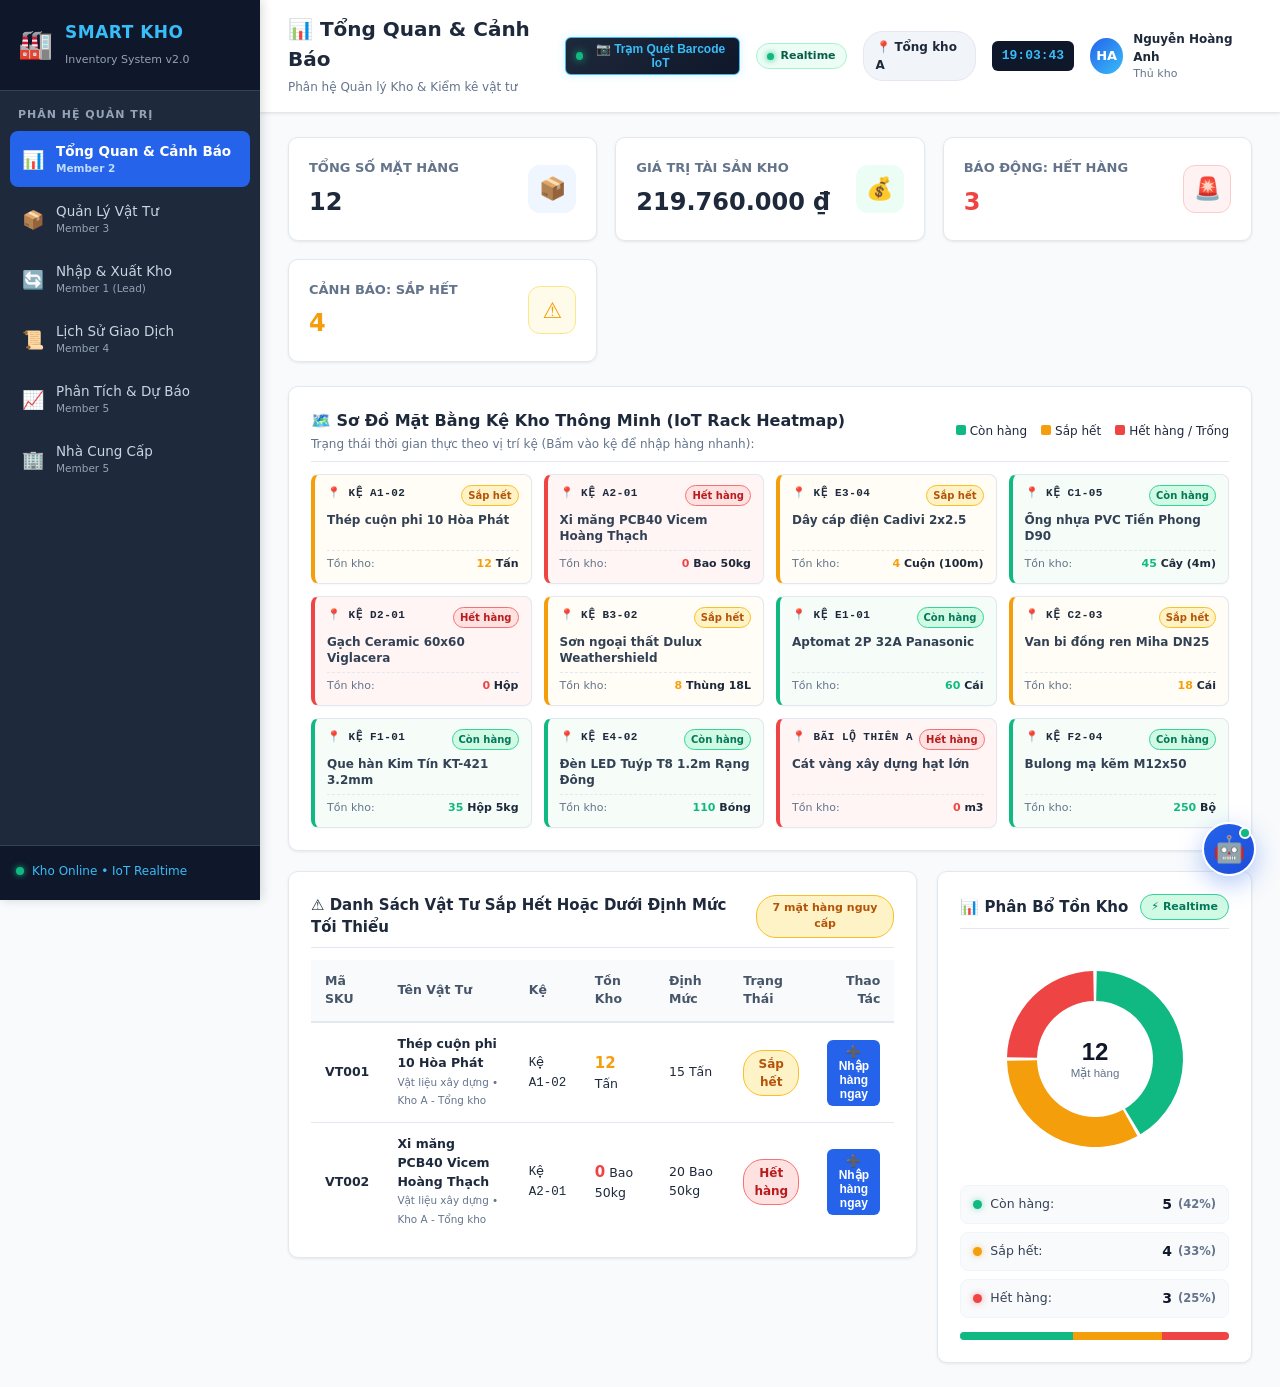
<file: index.html>
<!DOCTYPE html>
<html lang="vi">
<head>
  <meta charset="UTF-8">
  <meta name="viewport" content="width=device-width, initial-scale=1.0">
  <title>Smart Kho - Tổng Quan & Cảnh Báo Tồn Kho</title>
  <link rel="stylesheet" href="assets/css/common.css">
  <link rel="stylesheet" href="assets/css/index.css">
</head>
<body>
  <div class="app-layout">
    <!-- Sidebar component -->
    <div id="sidebar-container"></div>

    <div class="app-main">
      <!-- Header component -->
      <div id="header-container"></div>

      <main class="page-content">
        <!-- 4 KPI CARDS -->
        <div class="kpi-grid">
          <div class="kpi-card">
            <div class="kpi-info">
              <h4>Tổng Số Mặt Hàng</h4>
              <div class="kpi-value" id="kpi-total-items">0</div>
            </div>
            <div class="kpi-icon kpi-blue">📦</div>
          </div>

          <div class="kpi-card">
            <div class="kpi-info">
              <h4>Giá Trị Tài Sản Kho</h4>
              <div class="kpi-value" id="kpi-total-value">0 đ</div>
            </div>
            <div class="kpi-icon kpi-green">💰</div>
          </div>

          <div class="kpi-card">
            <div class="kpi-info">
              <h4>Báo Động: Hết Hàng</h4>
              <div class="kpi-value" id="kpi-out-stock" style="color: var(--danger);">0</div>
            </div>
            <div class="kpi-icon kpi-red">🚨</div>
          </div>

          <div class="kpi-card">
            <div class="kpi-info">
              <h4>Cảnh Báo: Sắp Hết</h4>
              <div class="kpi-value" id="kpi-low-stock" style="color: var(--warning);">0</div>
            </div>
            <div class="kpi-icon kpi-yellow">⚠️</div>
          </div>
        </div>

        <!-- SƠ ĐỒ BẢN ĐỒ KỆ KHO THỜI GIAN THỰC (ĐƯA LÊN TRÊN ĐỂ DỄ QUAN SÁT) -->
        <div class="card" style="margin-bottom: 20px;">
          <div class="card-header" style="margin-bottom: 12px; padding-bottom: 8px;">
            <div>
              <h3 class="card-title">🗺️ Sơ Đồ Mặt Bằng Kệ Kho Thông Minh (IoT Rack Heatmap)</h3>
              <p style="font-size: 12px; color: var(--text-muted); margin-top: 2px;">Trạng thái thời gian thực theo vị trí kệ (Bấm vào kệ để nhập hàng nhanh):</p>
            </div>
            <div style="display: flex; gap: 14px; font-size: 12px; align-items: center;">
              <span><span style="display: inline-block; width: 10px; height: 10px; background: #10b981; border-radius: 2px; margin-right: 4px;"></span>Còn hàng</span>
              <span><span style="display: inline-block; width: 10px; height: 10px; background: #f59e0b; border-radius: 2px; margin-right: 4px;"></span>Sắp hết</span>
              <span><span style="display: inline-block; width: 10px; height: 10px; background: #ef4444; border-radius: 2px; margin-right: 4px;"></span>Hết hàng / Trống</span>
            </div>
          </div>
          <div class="rack-grid" id="rack-heatmap-grid" style="margin-top: 8px;">
            <!-- JS render các ô kệ hàng -->
          </div>
        </div>

        <div class="dashboard-split-grid">
          <!-- BẢNG CẢNH BÁO NGUY CẤP (THU NHỎ GỌN GÀNG, CÓ SCROLLBAR MƯỢT) -->
          <div class="card" style="margin-bottom: 0;">
            <div class="card-header" style="margin-bottom: 12px; padding-bottom: 8px;">
              <h3 class="card-title" style="font-size: 15px;">⚠️ Danh Sách Vật Tư Sắp Hết Hoặc Dưới Định Mức Tối Thiểu</h3>
              <span class="badge badge-warning" id="warning-count-badge" style="font-size: 11px;">0 mục cần chú ý</span>
            </div>

            <!-- CHẾ ĐỘ XEM BẢNG CHO DESKTOP -->
            <div class="table-responsive urgent-desktop-table" style="max-height: 275px; overflow-y: auto;">
              <table class="table" style="font-size: 12.5px;">
                <thead style="position: sticky; top: 0; background: #f8fafc; z-index: 2;">
                  <tr>
                    <th>Mã SKU</th>
                    <th>Tên Vật Tư</th>
                    <th>Kệ</th>
                    <th>Tồn Kho</th>
                    <th>Định Mức</th>
                    <th>Trạng Thái</th>
                    <th style="text-align: right;">Thao Tác</th>
                  </tr>
                </thead>
                <tbody id="urgent-table-body">
                  <!-- Dữ liệu JS render -->
                </tbody>
              </table>
            </div>

            <!-- CHẾ ĐỘ XEM THẺ CHO SMARTPHONE (KHÔNG BỊ CẮT CỘT, DỄ BẤM NHẬP HÀNG) -->
            <div class="urgent-mobile-list" id="urgent-mobile-list">
              <!-- Dữ liệu JS render -->
            </div>
          </div>

          <!-- BIỂU ĐỒ TRÒN TỶ LỆ CƠ CẤU TỒN KHO (HTML5 CANVAS REALTIME) -->
          <div class="card donut-card" style="margin-bottom: 0;">
            <div class="card-header" style="margin-bottom: 12px; padding-bottom: 8px;">
              <h3 class="card-title" style="font-size: 15px;">📊 Phân Bổ Tồn Kho</h3>
              <span class="badge badge-success" style="font-size: 11px;">⚡ Realtime</span>
            </div>
            <div class="donut-center-wrapper">
              <canvas id="donutChart" width="220" height="220"></canvas>
            </div>
            <div class="donut-legend-modern">
              <div class="donut-pill in-stock">
                <span class="dot-indicator green"></span>
                <span class="pill-name">Còn hàng:</span>
                <strong id="legend-in-stock">0</strong>
                <span class="pill-pct" id="pct-in-stock">(0%)</span>
              </div>
              <div class="donut-pill low-stock">
                <span class="dot-indicator yellow"></span>
                <span class="pill-name">Sắp hết:</span>
                <strong id="legend-low-stock">0</strong>
                <span class="pill-pct" id="pct-low-stock">(0%)</span>
              </div>
              <div class="donut-pill out-stock">
                <span class="dot-indicator red"></span>
                <span class="pill-name">Hết hàng:</span>
                <strong id="legend-out-stock">0</strong>
                <span class="pill-pct" id="pct-out-stock">(0%)</span>
              </div>
            </div>
            <!-- Thanh Tỷ Lệ An Toàn Kho -->
            <div class="ratio-progress-bar" title="Thanh tỷ lệ cơ cấu tồn kho an toàn">
              <div class="ratio-fill green" id="bar-in-stock" style="width: 0%;"></div>
              <div class="ratio-fill yellow" id="bar-low-stock" style="width: 0%;"></div>
              <div class="ratio-fill red" id="bar-out-stock" style="width: 0%;"></div>
            </div>
          </div>
        </div>
      </main>
    </div>
  </div>

  <script src="assets/js/db.js"></script>
  <script src="assets/js/layout.js"></script>
  <script src="assets/js/index.js"></script>
</body>
</html>
</file>
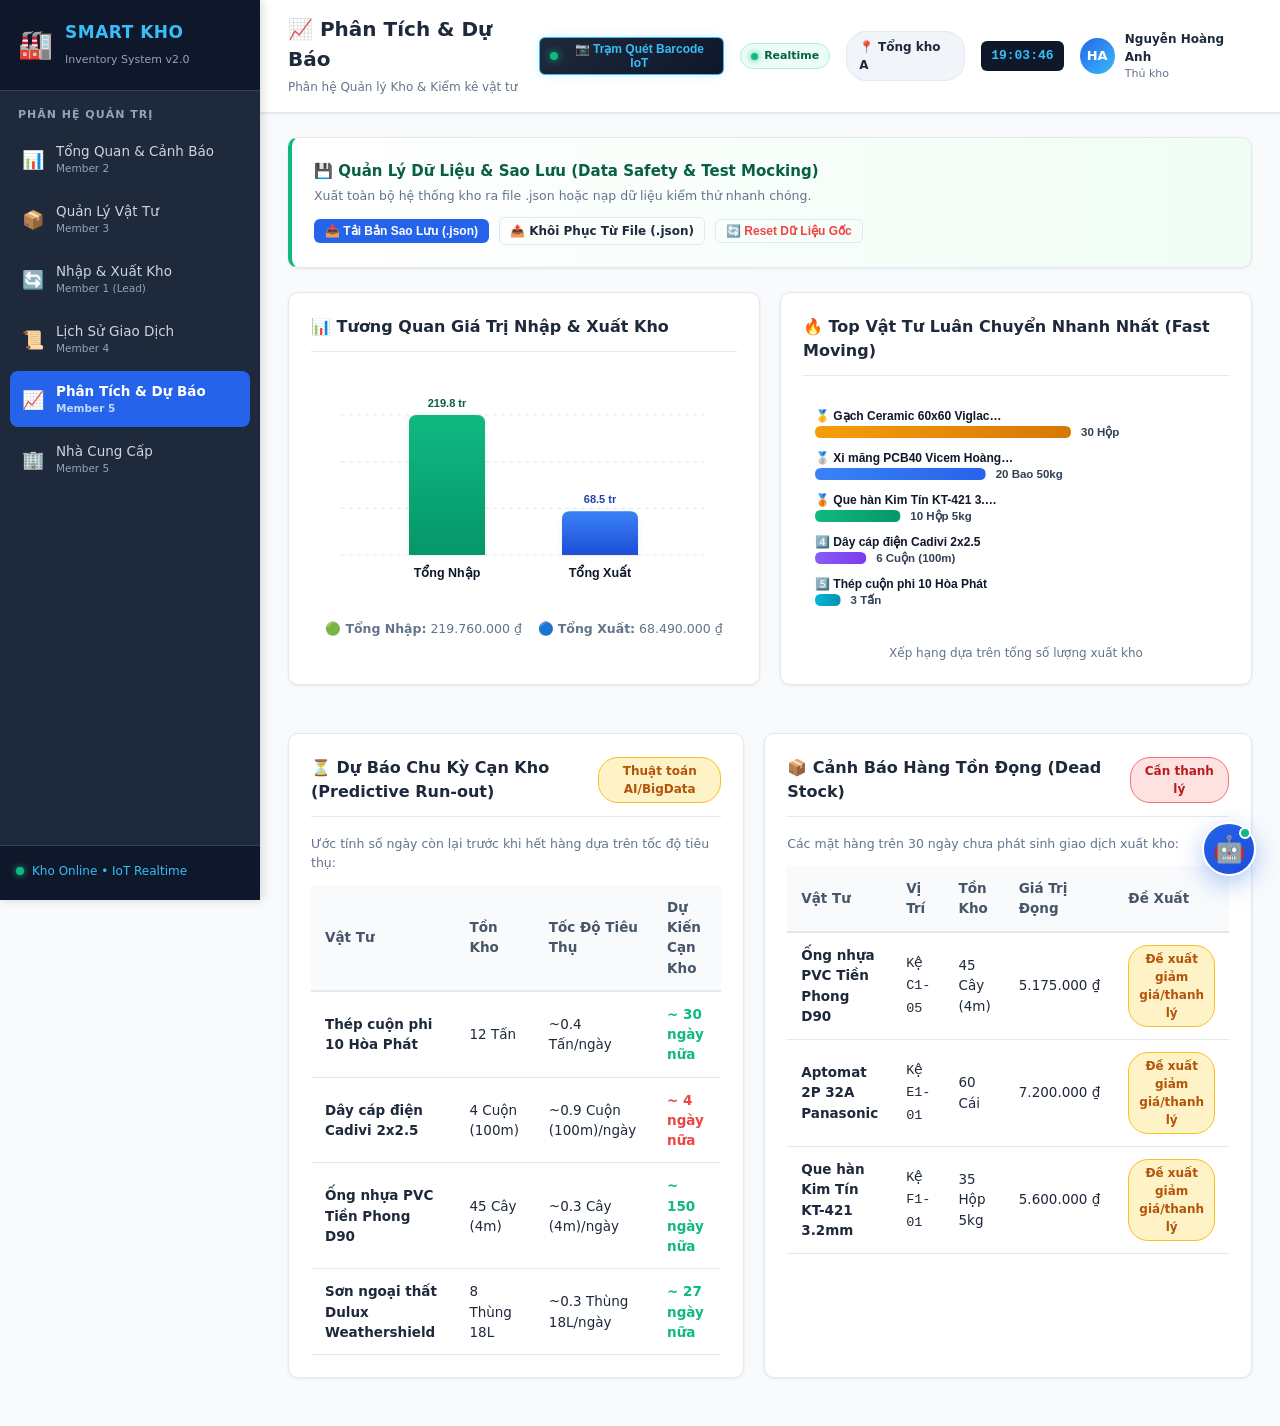
<file: analytics.html>
<!DOCTYPE html>
<html lang="vi">
<head>
  <meta charset="UTF-8">
  <meta name="viewport" content="width=device-width, initial-scale=1.0">
  <title>Smart Kho - Báo Cáo & Phân Tích Dữ Liệu</title>
  <link rel="stylesheet" href="assets/css/common.css">
  <link rel="stylesheet" href="assets/css/analytics.css">
</head>
<body>
  <div class="app-layout">
    <div id="sidebar-container"></div>

    <div class="app-main">
      <div id="header-container"></div>

      <main class="page-content">
        <!-- SAO LƯU & KHÔI PHỤC DỮ LIỆU (JSON BACKUP / RESTORE) -->
        <div class="card" style="background: linear-gradient(to right, #ffffff, #f0fdf4); border-left: 4px solid var(--success);">
          <div style="display: flex; justify-content: space-between; align-items: center; flex-wrap: wrap; gap: 12px;">
            <div>
              <h4 style="font-size: 15px; font-weight: 700; color: #065f46;">💾 Quản Lý Dữ Liệu & Sao Lưu (Data Safety & Test Mocking)</h4>
              <p style="font-size: 12.5px; color: var(--text-muted); margin-top: 4px;">Xuất toàn bộ hệ thống kho ra file .json hoặc nạp dữ liệu kiểm thử nhanh chóng.</p>
            </div>
            <div class="backup-btn-group">
              <button class="btn btn-primary btn-sm" onclick="DB.exportBackup()">
                📥 Tải Bản Sao Lưu (.json)
              </button>
              <label class="btn btn-outline btn-sm" style="margin-bottom:0; cursor:pointer;">
                📤 Khôi Phục Từ File (.json)
                <input type="file" id="restore-file-input" accept=".json" style="display:none;" onchange="handleRestoreFile(event)">
              </label>
              <button class="btn btn-outline btn-sm" onclick="handleResetDefault()" style="color:var(--danger);">
                🔄 Reset Dữ Liệu Gốc
              </button>
            </div>
          </div>
        </div>

        <!-- 2 BIỂU ĐỒ CANVAS PHÂN TÍCH -->
        <div class="analytics-charts-grid">
          <div class="card">
            <div class="card-header">
              <h3 class="card-title">📊 Tương Quan Giá Trị Nhập & Xuất Kho</h3>
            </div>
            <div style="height: 240px; position: relative;">
              <canvas id="barCompareChart" width="400" height="240"></canvas>
            </div>
            <div id="chart-summary-text" style="font-size: 12.5px; color: var(--text-muted); margin-top: 10px; text-align: center;"></div>
          </div>

          <div class="card">
            <div class="card-header">
              <h3 class="card-title">🔥 Top Vật Tư Luân Chuyển Nhanh Nhất (Fast Moving)</h3>
            </div>
            <div style="height: 240px; position: relative;">
              <canvas id="topItemsChart" width="400" height="240"></canvas>
            </div>
            <div style="font-size: 12px; color: var(--text-muted); margin-top: 10px; text-align: center;">Xếp hạng dựa trên tổng số lượng xuất kho</div>
          </div>
        </div>

        <!-- 2 KHỐI DỰ BÁO BIG DATA & HÀNG TỒN ĐỌNG (TẦM NHÌN DÀI HẠN) -->
        <div class="analytics-insights-grid">
          <!-- DỰ BÁO CẠN KHO -->
          <div class="card">
            <div class="card-header">
              <h3 class="card-title">⏳ Dự Báo Chu Kỳ Cạn Kho (Predictive Run-out)</h3>
              <span class="badge badge-warning">Thuật toán AI/BigData</span>
            </div>
            <p style="font-size: 12.5px; color: var(--text-muted); margin-bottom: 12px;">Ước tính số ngày còn lại trước khi hết hàng dựa trên tốc độ tiêu thụ:</p>
            <div class="table-responsive">
              <table class="table">
                <thead>
                  <tr>
                    <th>Vật Tư</th>
                    <th>Tồn Kho</th>
                    <th>Tốc Độ Tiêu Thụ</th>
                    <th>Dự Kiến Cạn Kho</th>
                  </tr>
                </thead>
                <tbody id="predictive-table-body">
                  <!-- JS Render -->
                </tbody>
              </table>
            </div>
          </div>

          <!-- BÁO CÁO HÀNG TỒN ĐỌNG -->
          <div class="card">
            <div class="card-header">
              <h3 class="card-title">📦 Cảnh Báo Hàng Tồn Đọng (Dead Stock)</h3>
              <span class="badge badge-danger">Cần thanh lý</span>
            </div>
            <p style="font-size: 12.5px; color: var(--text-muted); margin-bottom: 12px;">Các mặt hàng trên 30 ngày chưa phát sinh giao dịch xuất kho:</p>
            <div class="table-responsive">
              <table class="table">
                <thead>
                  <tr>
                    <th>Vật Tư</th>
                    <th>Vị Trí</th>
                    <th>Tồn Kho</th>
                    <th>Giá Trị Đọng</th>
                    <th>Đề Xuất</th>
                  </tr>
                </thead>
                <tbody id="deadstock-table-body">
                  <!-- JS Render -->
                </tbody>
              </table>
            </div>
          </div>
        </div>
      </main>
    </div>
  </div>

  <script src="assets/js/db.js"></script>
  <script src="assets/js/layout.js"></script>
  <script src="assets/js/analytics.js"></script>
</body>
</html>
</file>
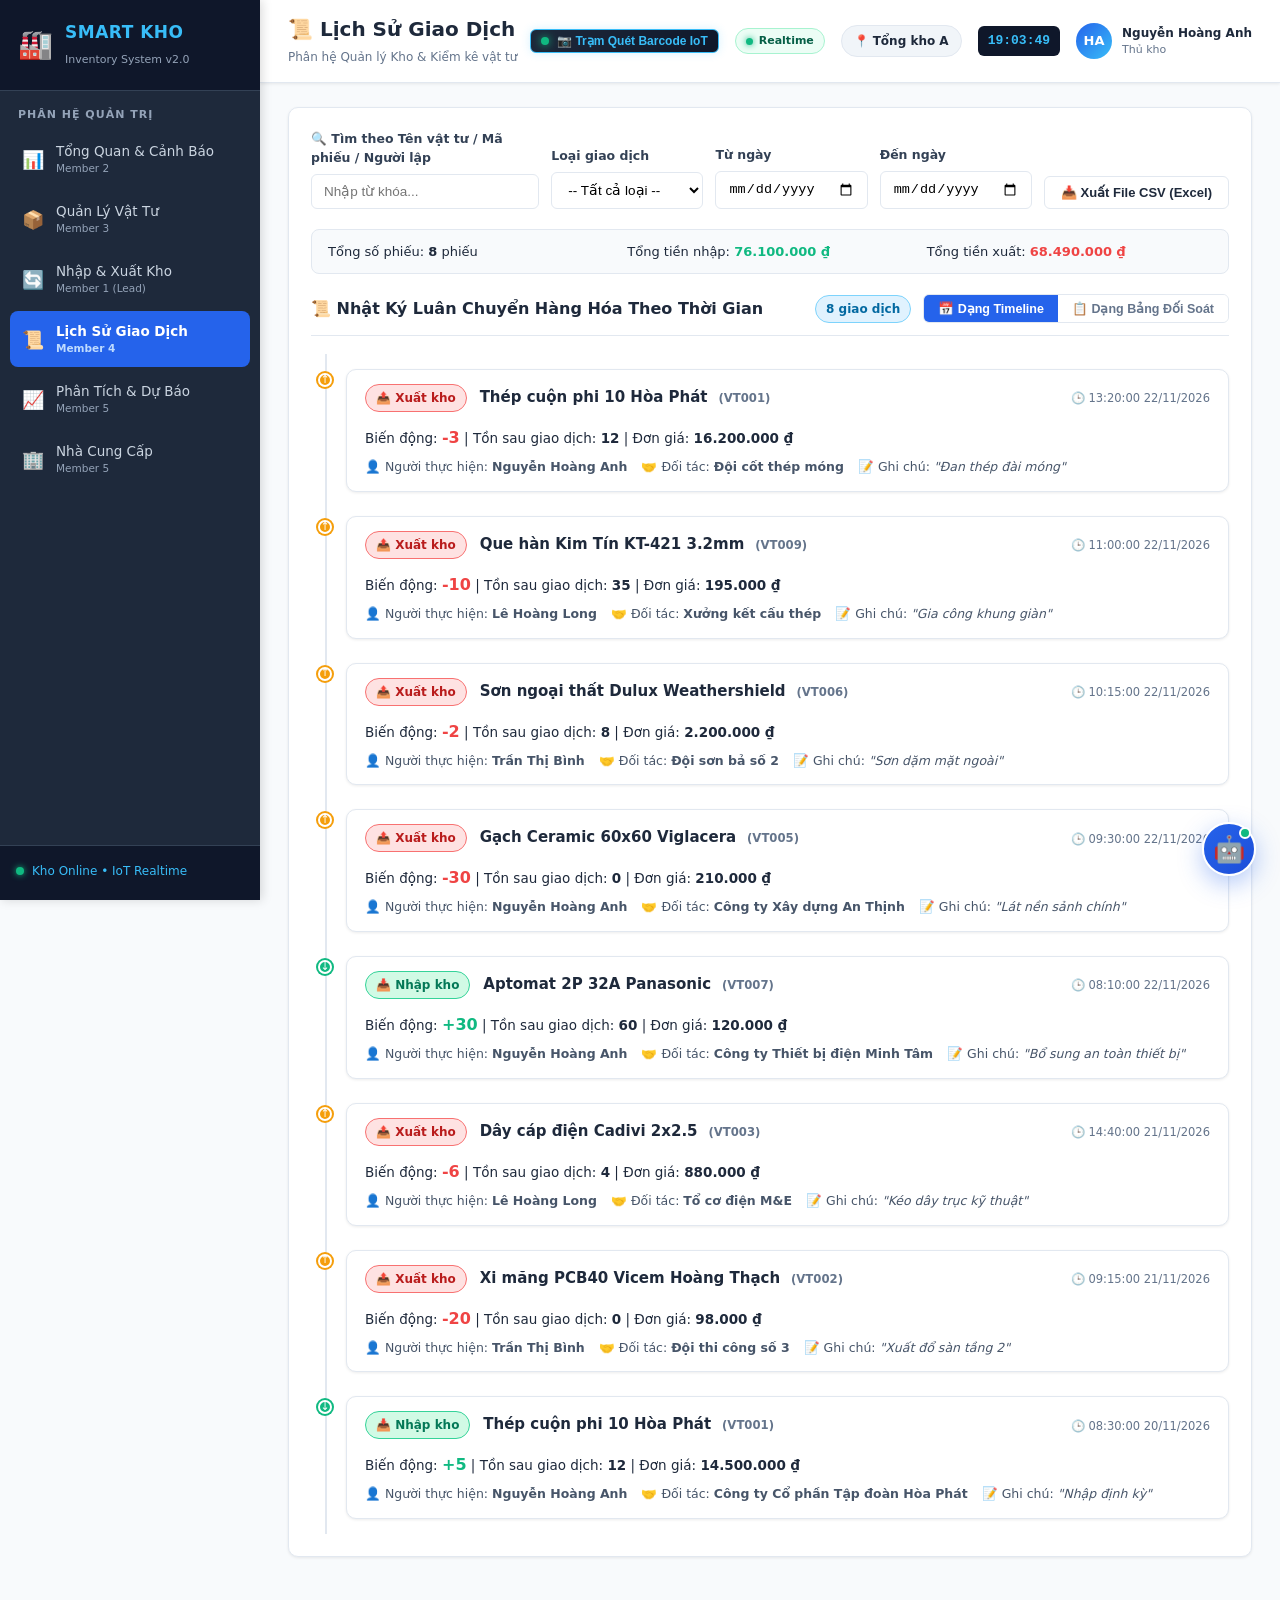
<file: history.html>
<!DOCTYPE html>
<html lang="vi">
<head>
  <meta charset="UTF-8">
  <meta name="viewport" content="width=device-width, initial-scale=1.0">
  <title>Smart Kho - Dòng Thời Gian Lịch Sử Giao Dịch</title>
  <link rel="stylesheet" href="assets/css/common.css">
  <link rel="stylesheet" href="assets/css/history.css">
</head>
<body>
  <div class="app-layout">
    <div id="sidebar-container"></div>

    <div class="app-main">
      <div id="header-container"></div>

      <main class="page-content">
        <div class="card">
          <!-- BỘ LỌC LỊCH SỬ CHUYÊN SÂU -->
          <div class="history-filter-grid">
            <div class="form-group" style="margin-bottom: 0;">
              <label class="form-label">🔍 Tìm theo Tên vật tư / Mã phiếu / Người lập</label>
              <input type="text" id="filter-keyword" class="form-control" placeholder="Nhập từ khóa...">
            </div>

            <div class="form-group" style="margin-bottom: 0;">
              <label class="form-label">Loại giao dịch</label>
              <select id="filter-type" class="form-control">
                <option value="">-- Tất cả loại --</option>
                <option value="IMPORT">Nhập kho (+)</option>
                <option value="EXPORT">Xuất kho (-)</option>
              </select>
            </div>

            <div class="form-group" style="margin-bottom: 0;">
              <label class="form-label">Từ ngày</label>
              <input type="date" id="filter-from-date" class="form-control">
            </div>

            <div class="form-group" style="margin-bottom: 0;">
              <label class="form-label">Đến ngày</label>
              <input type="date" id="filter-to-date" class="form-control">
            </div>

            <div>
              <button class="btn btn-outline" onclick="exportHistoryCSV()">
                📥 Xuất File CSV (Excel)
              </button>
            </div>
          </div>

          <!-- THỐNG KÊ NHANH TRONG KỲ LỌC -->
          <div class="history-stat-grid">
            <div>Tổng số phiếu: <strong id="stat-total-count">0</strong> phiếu</div>
            <div>Tổng tiền nhập: <strong id="stat-import-val" style="color: var(--success);">0 đ</strong></div>
            <div>Tổng tiền xuất: <strong id="stat-export-val" style="color: var(--danger);">0 đ</strong></div>
          </div>

          <!-- DÒNG THỜI GIAN (VERTICAL TIMELINE) & BẢNG ĐỐI SOÁT -->
          <div class="card-header" style="margin-top: 10px;">
            <h3 class="card-title">📜 Nhật Ký Luân Chuyển Hàng Hóa Theo Thời Gian</h3>
            <div style="display: flex; align-items: center; gap: 12px;">
              <span id="log-count-badge" class="badge badge-info">0 giao dịch</span>
              <div class="view-toggle-group">
                <button type="button" class="view-toggle-btn active" id="btn-view-timeline" onclick="switchHistoryView('timeline')">
                  📅 Dạng Timeline
                </button>
                <button type="button" class="view-toggle-btn" id="btn-view-table" onclick="switchHistoryView('table')">
                  📋 Dạng Bảng Đối Soát
                </button>
              </div>
            </div>
          </div>

          <!-- CHẾ ĐỘ 1: TIMELINE TRỰC QUAN -->
          <div class="timeline" id="timeline-container">
            <!-- JS Render Timeline Items -->
          </div>

          <!-- CHẾ ĐỘ 2: BẢNG ĐỐI SOÁT CHI TIẾT -->
          <div id="table-view-container" class="table-responsive" style="display: none;">
            <table class="table">
              <thead>
                <tr>
                  <th>Mã Phiếu</th>
                  <th>Thời Gian</th>
                  <th>Loại</th>
                  <th>Mặt Hàng</th>
                  <th>Biến Động</th>
                  <th>Tồn Sau GD</th>
                  <th>Đơn Giá</th>
                  <th>Đối Tác</th>
                  <th>Người Lập</th>
                </tr>
              </thead>
              <tbody id="history-table-body">
                <!-- JS Render Table Rows -->
              </tbody>
            </table>
          </div>
        </div>
      </main>
    </div>
  </div>

  <script src="assets/js/db.js"></script>
  <script src="assets/js/layout.js"></script>
  <script src="assets/js/history.js"></script>
</body>
</html>
</file>
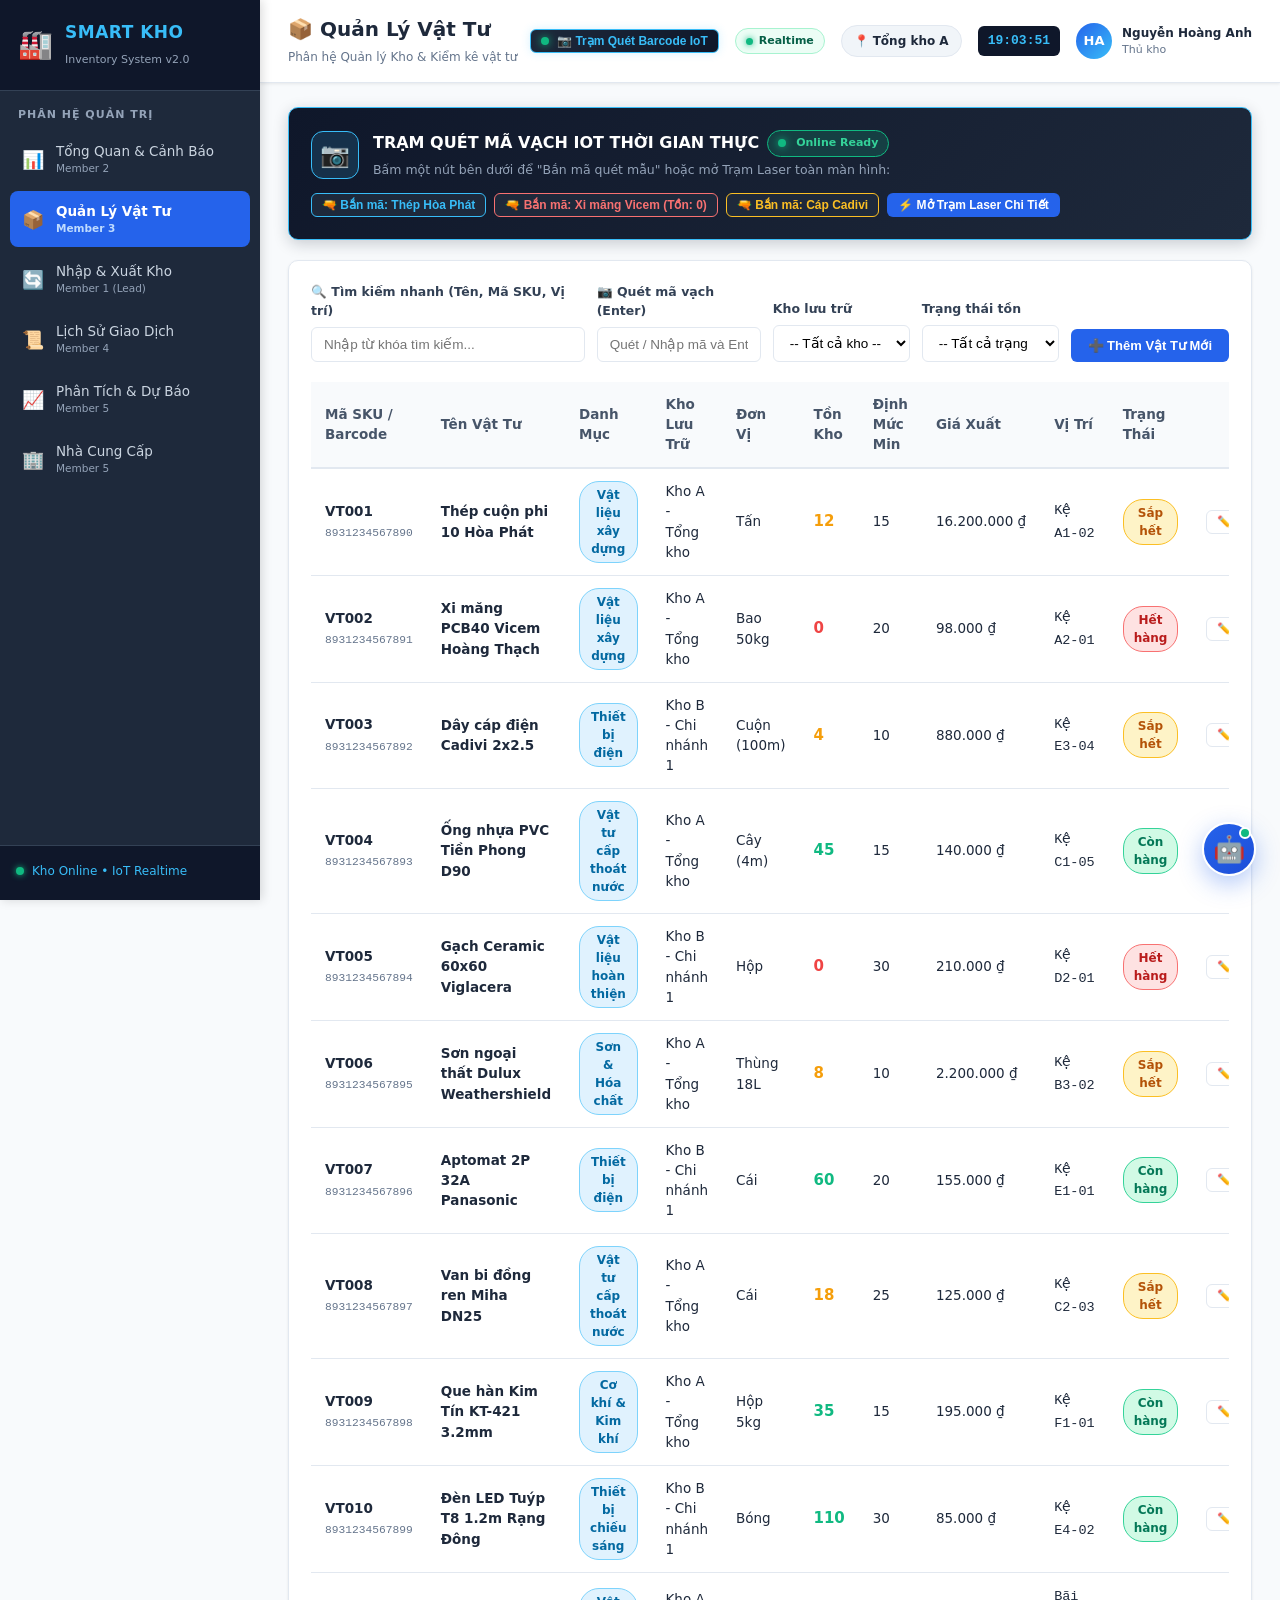
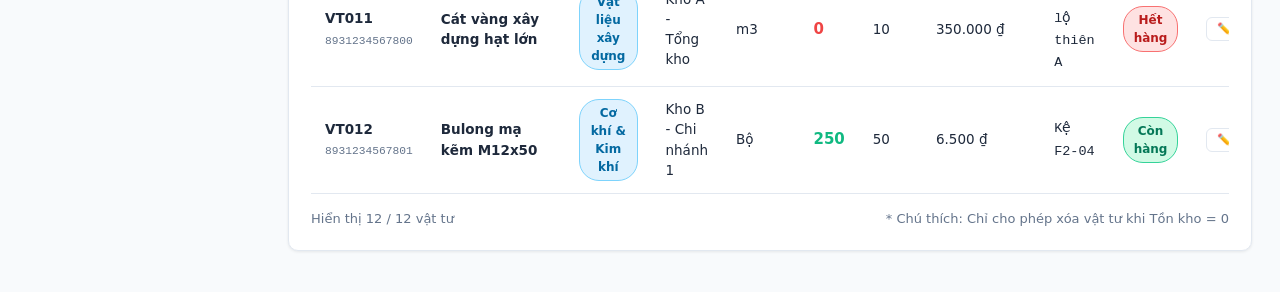
<file: inventory.html>
<!DOCTYPE html>
<html lang="vi">
<head>
  <meta charset="UTF-8">
  <meta name="viewport" content="width=device-width, initial-scale=1.0">
  <title>Smart Kho - Quản Lý Danh Mục Vật Tư</title>
  <link rel="stylesheet" href="assets/css/common.css">
  <link rel="stylesheet" href="assets/css/inventory.css">
</head>
<body>
  <div class="app-layout">
    <div id="sidebar-container"></div>

    <div class="app-main">
      <div id="header-container"></div>

      <main class="page-content">
        <!-- BANNER TRẠM QUÉT IOT SIÊU NỔI BẬT DỄ DEMO -->
        <div class="card" style="background: linear-gradient(135deg, #0f172a, #1e293b); color: #fff; border: 1px solid #38bdf8; margin-bottom: 20px; box-shadow: 0 4px 15px rgba(15, 23, 42, 0.2);">
          <div style="display: flex; justify-content: space-between; align-items: center; flex-wrap: wrap; gap: 14px;">
            <div style="display: flex; align-items: center; gap: 14px;">
              <div style="width: 48px; height: 48px; background: rgba(56, 189, 248, 0.15); border: 1px solid #38bdf8; border-radius: 12px; display: flex; align-items: center; justify-content: center; font-size: 24px;">
                📷
              </div>
              <div>
                <div style="display: flex; align-items: center; gap: 8px;">
                  <h3 style="font-size: 16px; margin: 0; color: #fff;">TRẠM QUÉT MÃ VẠCH IOT THỜI GIAN THỰC</h3>
                  <span class="badge" style="background: rgba(16, 185, 129, 0.2); color: #34d399; border: 1px solid #10b981; font-size: 11px;">
                    <span class="iot-pulse-dot" style="margin-right: 4px;"></span> Online Ready
                  </span>
                </div>
                <p style="font-size: 12.5px; color: #94a3b8; margin-top: 4px;">
                  Bấm một nút bên dưới để "Bắn mã quét mẫu" hoặc mở Trạm Laser toàn màn hình:
                </p>
              </div>
            </div>

            <div style="display: flex; align-items: center; gap: 8px; flex-wrap: wrap;">
              <button class="btn btn-sm" style="background: #1e293b; color: #38bdf8; border: 1px solid #38bdf8;" onclick="triggerScanItem('8931234567890')">
                🔫 Bắn mã: Thép Hòa Phát
              </button>
              <button class="btn btn-sm" style="background: #1e293b; color: #f87171; border: 1px solid #f87171;" onclick="triggerScanItem('8931234567891')">
                🔫 Bắn mã: Xi măng Vicem (Tồn: 0)
              </button>
              <button class="btn btn-sm" style="background: #1e293b; color: #fbbf24; border: 1px solid #fbbf24;" onclick="triggerScanItem('8931234567892')">
                🔫 Bắn mã: Cáp Cadivi
              </button>
              <button class="btn btn-primary btn-sm" onclick="openIoTScannerModal()">
                ⚡ Mở Trạm Laser Chi Tiết
              </button>
            </div>
          </div>
        </div>

        <div class="card">
          <!-- BỘ LỌC VÀ TÌM KIẾM TỨC THỜI (LIVE SEARCH) -->
          <div class="inventory-filter-grid">
            <div class="form-group" style="margin-bottom: 0;">
              <label class="form-label">🔍 Tìm kiếm nhanh (Tên, Mã SKU, Vị trí)</label>
              <input type="text" id="search-input" class="form-control" placeholder="Nhập từ khóa tìm kiếm...">
            </div>

            <div class="form-group" style="margin-bottom: 0;">
              <label class="form-label">📷 Quét mã vạch (Enter)</label>
              <input type="text" id="barcode-input" class="form-control" placeholder="Quét / Nhập mã và Enter...">
            </div>

            <div class="form-group" style="margin-bottom: 0;">
              <label class="form-label">Kho lưu trữ</label>
              <select id="filter-warehouse" class="form-control">
                <option value="">-- Tất cả kho --</option>
                <option value="Kho A - Tổng kho">Kho A - Tổng kho</option>
                <option value="Kho B - Chi nhánh 1">Kho B - Chi nhánh 1</option>
              </select>
            </div>

            <div class="form-group" style="margin-bottom: 0;">
              <label class="form-label">Trạng thái tồn</label>
              <select id="filter-status" class="form-control">
                <option value="">-- Tất cả trạng thái --</option>
                <option value="OUT">Hết hàng (Đỏ)</option>
                <option value="LOW">Sắp hết (Vàng)</option>
                <option value="IN_STOCK">Còn hàng (Xanh)</option>
              </select>
            </div>

            <div>
              <button class="btn btn-primary" onclick="openAddModal()">
                ➕ Thêm Vật Tư Mới
              </button>
            </div>
          </div>

          <!-- BẢNG DANH MỤC HÀNG HÓA CHO DESKTOP -->
          <div class="table-responsive inventory-desktop-table">
            <table class="table">
              <thead>
                <tr>
                  <th>Mã SKU / Barcode</th>
                  <th>Tên Vật Tư</th>
                  <th>Danh Mục</th>
                  <th>Kho Lưu Trữ</th>
                  <th>Đơn Vị</th>
                  <th>Tồn Kho</th>
                  <th>Định Mức Min</th>
                  <th>Giá Xuất</th>
                  <th>Vị Trí</th>
                  <th>Trạng Thái</th>
                  <th style="text-align: right;">Thao Tác</th>
                </tr>
              </thead>
              <tbody id="inventory-table-body">
                <!-- JS Render -->
              </tbody>
            </table>
          </div>

          <!-- DANH SÁCH THẺ CHO MOBILE APP -->
          <div class="inventory-mobile-list" id="inventory-mobile-list">
            <!-- JS Render -->
          </div>
          <div style="margin-top: 15px; font-size: 13px; color: var(--text-muted); display: flex; justify-content: space-between;">
            <span id="record-count-text">Hiển thị 0 vật tư</span>
            <span>* Chú thích: Chỉ cho phép xóa vật tư khi Tồn kho = 0</span>
          </div>
        </div>
      </main>
    </div>
  </div>

  <!-- MODAL THÊM / SỬA VẬT TƯ (HTML5 VALIDATION) -->
  <div class="modal-overlay" id="item-modal">
    <div class="modal-box">
      <div class="modal-header">
        <h3 class="modal-title" id="modal-title">Thêm Vật Tư Mới</h3>
        <button class="modal-close" onclick="closeModal()">&times;</button>
      </div>
      <form id="item-form" onsubmit="handleSaveItem(event)">
        <div class="modal-body">
          <input type="hidden" id="form-item-id">

          <div class="form-row-2col">
            <div class="form-group">
              <label class="form-label">Mã SKU (*)</label>
              <input type="text" id="form-sku" class="form-control" placeholder="Tự sinh nếu để trống">
            </div>
            <div class="form-group">
              <label class="form-label">Mã vạch Barcode (*)</label>
              <input type="text" id="form-barcode" class="form-control" required placeholder="VD: 8931234567890">
            </div>
          </div>

          <div class="form-group">
            <label class="form-label">Tên Vật Tư (*)</label>
            <input type="text" id="form-name" class="form-control" required placeholder="Nhập tên vật tư...">
          </div>

          <div class="form-row-2col">
            <div class="form-group">
              <label class="form-label">Danh Mục</label>
              <select id="form-category" class="form-control" required>
                <option value="Vật liệu xây dựng">Vật liệu xây dựng</option>
                <option value="Thiết bị điện">Thiết bị điện</option>
                <option value="Vật tư cấp thoát nước">Vật tư cấp thoát nước</option>
                <option value="Vật liệu hoàn thiện">Vật liệu hoàn thiện</option>
                <option value="Sơn & Hóa chất">Sơn & Hóa chất</option>
                <option value="Cơ khí & Kim khí">Cơ khí & Kim khí</option>
                <option value="Thiết bị chiếu sáng">Thiết bị chiếu sáng</option>
              </select>
            </div>
            <div class="form-group">
              <label class="form-label">Kho Lưu Trữ</label>
              <select id="form-warehouse" class="form-control" required>
                <option value="Kho A - Tổng kho">Kho A - Tổng kho</option>
                <option value="Kho B - Chi nhánh 1">Kho B - Chi nhánh 1</option>
              </select>
            </div>
          </div>

          <div class="form-row-3col">
            <div class="form-group">
              <label class="form-label">Đơn Vị Tính</label>
              <input type="text" id="form-unit" class="form-control" required placeholder="Bao, Cây, Cuộn...">
            </div>
            <!-- SỬ DỤNG MIN/MAX THEO ĐÚNG ĐỀ BÀI HTML5 -->
            <div class="form-group">
              <label class="form-label">Số Lượng Tồn Ban Đầu</label>
              <input type="number" id="form-quantity" class="form-control" min="0" step="1" required value="0">
            </div>
            <div class="form-group">
              <label class="form-label">Định Mức Tối Thiểu (Min)</label>
              <input type="number" id="form-min" class="form-control" min="0" step="1" required value="10">
            </div>
          </div>

          <div class="form-row-2col">
            <div class="form-group">
              <label class="form-label">Giá Nhập (VNĐ)</label>
              <input type="number" id="form-price-import" class="form-control" min="0" step="1000" required value="100000">
            </div>
            <div class="form-group">
              <label class="form-label">Giá Xuất (VNĐ)</label>
              <input type="number" id="form-price-export" class="form-control" min="0" step="1000" required value="120000">
            </div>
          </div>

          <div class="form-group">
            <label class="form-label">Vị Trí Kệ / Ô Chứa</label>
            <input type="text" id="form-location" class="form-control" placeholder="VD: Kệ A1-02">
          </div>
        </div>

        <div class="modal-footer">
          <button type="button" class="btn btn-outline" onclick="closeModal()">Hủy Bỏ</button>
          <button type="submit" class="btn btn-primary">Lưu Vật Tư</button>
        </div>
      </form>
    </div>
  </div>

  <script src="assets/js/db.js"></script>
  <script src="assets/js/layout.js"></script>
  <script src="assets/js/inventory.js"></script>
</body>
</html>
</file>
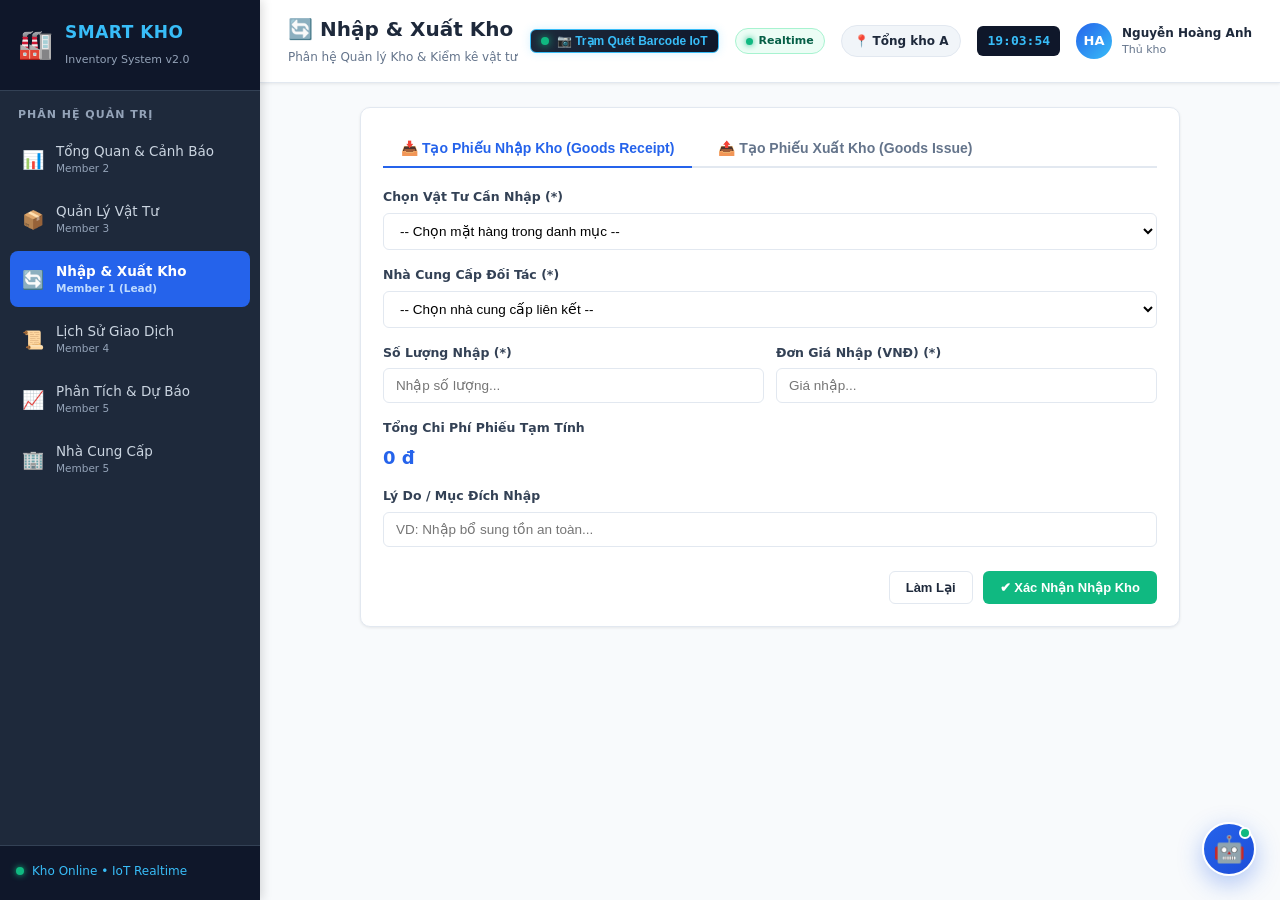
<file: operations.html>
<!DOCTYPE html>
<html lang="vi">
<head>
  <meta charset="UTF-8">
  <meta name="viewport" content="width=device-width, initial-scale=1.0">
  <title>Smart Kho - Điều Phối Nhập & Xuất Kho</title>
  <link rel="stylesheet" href="assets/css/common.css">
  <link rel="stylesheet" href="assets/css/operations.css">
</head>
<body>
  <div class="app-layout">
    <div id="sidebar-container"></div>

    <div class="app-main">
      <div id="header-container"></div>

      <main class="page-content">
        <!-- TAB CHỌN NHẬP KHO HOẶC XUẤT KHO -->
        <div class="card" style="max-width: 820px; margin: 0 auto;">
          <div class="tab-nav">
            <button class="tab-btn active" id="btn-tab-import" onclick="switchTab('import')">
              📥 Tạo Phiếu Nhập Kho (Goods Receipt)
            </button>
            <button class="tab-btn" id="btn-tab-export" onclick="switchTab('export')">
              📤 Tạo Phiếu Xuất Kho (Goods Issue)
            </button>
          </div>

          <!-- TAB 1: FORM NHẬP KHO -->
          <div class="tab-pane active" id="pane-import">
            <form id="form-import" onsubmit="handleImportSubmit(event)">
              <div class="form-group">
                <label class="form-label">Chọn Vật Tư Cần Nhập (*)</label>
                <select id="import-item-select" class="form-control" required onchange="onImportItemChange()">
                  <option value="">-- Chọn mặt hàng trong danh mục --</option>
                </select>
              </div>

              <div id="import-item-preview" style="display:none; background: #eff6ff; border: 1px solid #bfdbfe; border-radius: 6px; padding: 12px; margin-bottom: 16px; font-size: 13px;">
                <!-- Preview thông tin tồn hiện tại -->
              </div>

              <div class="form-group">
                <label class="form-label">Nhà Cung Cấp Đối Tác (*)</label>
                <select id="import-supplier-select" class="form-control" required>
                  <option value="">-- Chọn nhà cung cấp liên kết --</option>
                </select>
              </div>

              <div class="form-row-2col">
                <div class="form-group">
                  <label class="form-label">Số Lượng Nhập (*)</label>
                  <!-- THUỘC TÍNH HTML5: min="1" -->
                  <input type="number" id="import-quantity" class="form-control" min="1" step="1" required placeholder="Nhập số lượng...">
                </div>

                <div class="form-group">
                  <label class="form-label">Đơn Giá Nhập (VNĐ) (*)</label>
                  <input type="number" id="import-price" class="form-control" min="0" step="1000" required placeholder="Giá nhập...">
                </div>
              </div>

              <div class="form-group">
                <label class="form-label">Tổng Chi Phí Phiếu Tạm Tính</label>
                <div id="import-total-calc" style="font-size: 18px; font-weight: 700; color: var(--primary);">0 đ</div>
              </div>

              <div class="form-group">
                <label class="form-label">Lý Do / Mục Đích Nhập</label>
                <input type="text" id="import-reason" class="form-control" placeholder="VD: Nhập bổ sung tồn an toàn...">
              </div>

              <div style="display: flex; justify-content: flex-end; gap: 10px; margin-top: 24px;">
                <button type="reset" class="btn btn-outline">Làm Lại</button>
                <button type="submit" class="btn btn-success" id="btn-submit-import">
                  ✔ Xác Nhận Nhập Kho
                </button>
              </div>
            </form>
          </div>

          <!-- TAB 2: FORM XUẤT KHO (TRỌNG TÂM CHẤM ĐIỂM LOGIC & MIN/MAX) -->
          <div class="tab-pane" id="pane-export">
            <form id="form-export" onsubmit="handleExportSubmit(event)">
              <div class="form-group">
                <label class="form-label">Chọn Vật Tư Xuất Kho (*)</label>
                <select id="export-item-select" class="form-control" required onchange="onExportItemChange()">
                  <option value="">-- Chọn mặt hàng muốn xuất --</option>
                </select>
              </div>

              <!-- THÔNG BÁO TỒN HIỆN CÓ CỰC KỲ TRỰC QUAN -->
              <div id="export-stock-notice" style="display:none; padding: 14px; border-radius: 8px; margin-bottom: 18px; font-size: 13.5px;">
                <!-- JS Render -->
              </div>

              <div class="form-row-2col">
                <div class="form-group">
                  <label class="form-label">
                    Số Lượng Xuất (*) 
                    <span id="max-hint" style="color: var(--text-muted); font-weight: normal;"></span>
                  </label>
                  <!-- THUỘC TÍNH HTML5: min="1" VÀ max động do JS gán -->
                  <input type="number" id="export-quantity" class="form-control" min="1" step="1" required placeholder="Nhập số lượng xuất..." oninput="validateExportQuantity()">
                  <!-- CẢNH BÁO LỖI HTML5 / JS -->
                  <div class="invalid-feedback" id="export-error-msg">
                    ⚠️ Lỗi: Số lượng xuất vượt quá tồn kho khả dụng! Vui lòng điều chỉnh lại.
                  </div>
                </div>

                <div class="form-group">
                  <label class="form-label">Lý Do Xuất Hàng</label>
                  <select id="export-reason" class="form-control" required>
                    <option value="Xuất phục vụ sản xuất / thi công">Xuất phục vụ sản xuất / thi công</option>
                    <option value="Xuất bán thương mại">Xuất bán thương mại</option>
                    <option value="Xuất điều chuyển giữa các kho">Xuất điều chuyển giữa các kho</option>
                    <option value="Xuất thanh lý hàng hỏng hóc">Xuất thanh lý hàng hỏng hóc</option>
                  </select>
                </div>
              </div>

              <div class="form-group">
                <label class="form-label">Đơn Vị Tiếp Nhận / Người Nhận (*)</label>
                <input type="text" id="export-partner" class="form-control" required placeholder="VD: Đội thi công số 1, Khách hàng Minh Khang...">
              </div>

              <div style="display: flex; justify-content: flex-end; gap: 10px; margin-top: 24px;">
                <button type="reset" class="btn btn-outline" onclick="resetExportForm()">Làm Lại</button>
                <!-- NÚT BẤM SẼ BỊ CHẶN (DISABLED) NẾU XUẤT QUÁ TỒN KHO -->
                <button type="submit" class="btn btn-danger" id="btn-submit-export">
                  🚀 Xác Nhận Xuất Kho
                </button>
              </div>
            </form>
          </div>
        </div>
      </main>
    </div>
  </div>

  <!-- MODAL IN PHIẾU XUẤT / NHẬP KHO CHUẨN KẾ TOÁN (PRINTABLE VOUCHER) -->
  <div class="modal-overlay" id="voucher-modal">
    <div class="modal-box voucher-modal-box">
      <div id="voucher-printable-area" class="voucher-paper">
        <!-- JS render mẫu phiếu in -->
      </div>
      <div class="modal-footer">
        <button type="button" class="btn btn-outline" onclick="closeVoucherModal()">Đóng</button>
        <button type="button" class="btn btn-primary" onclick="printVoucher()">
          🖨️ In Phiếu (Print)
        </button>
      </div>
    </div>
  </div>

  <script src="assets/js/db.js"></script>
  <script src="assets/js/layout.js"></script>
  <script src="assets/js/operations.js"></script>
</body>
</html>
</file>
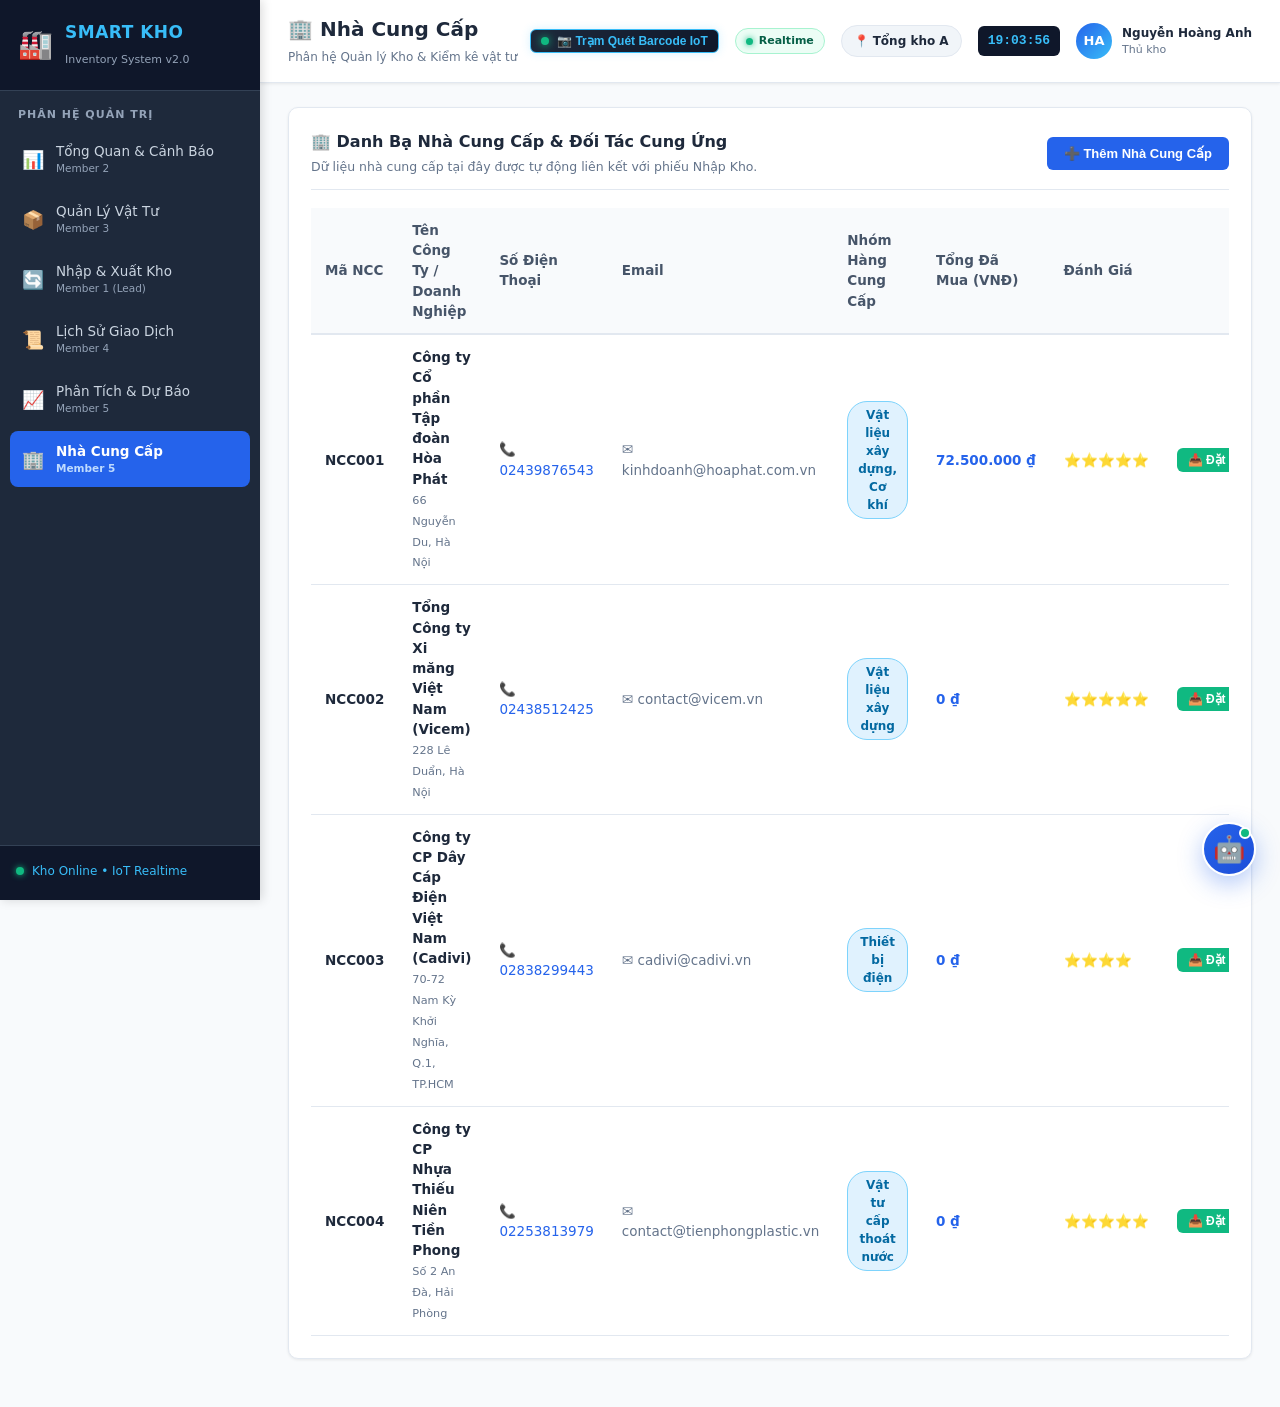
<file: suppliers.html>
<!DOCTYPE html>
<html lang="vi">
<head>
  <meta charset="UTF-8">
  <meta name="viewport" content="width=device-width, initial-scale=1.0">
  <title>Smart Kho - Quản Lý Nhà Cung Cấp & Đối Tác</title>
  <link rel="stylesheet" href="assets/css/common.css">
  <link rel="stylesheet" href="assets/css/analytics.css">
</head>
<body>
  <div class="app-layout">
    <div id="sidebar-container"></div>

    <div class="app-main">
      <div id="header-container"></div>

      <main class="page-content">
        <div class="card">
          <div class="card-header">
            <div>
              <h3 class="card-title">🏢 Danh Bạ Nhà Cung Cấp & Đối Tác Cung Ứng</h3>
              <p style="font-size: 12.5px; color: var(--text-muted); margin-top: 4px;">Dữ liệu nhà cung cấp tại đây được tự động liên kết với phiếu Nhập Kho.</p>
            </div>
            <button class="btn btn-primary" onclick="openAddSupplierModal()">
              ➕ Thêm Nhà Cung Cấp
            </button>
          </div>

          <!-- CHẾ ĐỘ XEM BẢNG CHO DESKTOP -->
          <div class="table-responsive suppliers-desktop-table">
            <table class="table">
              <thead>
                <tr>
                  <th>Mã NCC</th>
                  <th>Tên Công Ty / Doanh Nghiệp</th>
                  <th>Số Điện Thoại</th>
                  <th>Email</th>
                  <th>Nhóm Hàng Cung Cấp</th>
                  <th>Tổng Đã Mua (VNĐ)</th>
                  <th>Đánh Giá</th>
                  <th style="text-align: right;">Thao Tác</th>
                </tr>
              </thead>
              <tbody id="suppliers-table-body">
                <!-- JS Render -->
              </tbody>
            </table>
          </div>

          <!-- CHẾ ĐỘ XEM THẺ CHO SMARTPHONE (TOUCH-FRIENDLY, GỌI ĐIỆN / EMAIL 1 CHẠM) -->
          <div class="suppliers-mobile-list" id="suppliers-mobile-list">
            <!-- JS Render -->
          </div>
        </div>
      </main>
    </div>
  </div>

  <!-- MODAL THÊM / SỬA NHÀ CUNG CẤP -->
  <div class="modal-overlay" id="supplier-modal">
    <div class="modal-box">
      <div class="modal-header">
        <h3 class="modal-title" id="sup-modal-title">Thêm Nhà Cung Cấp Mới</h3>
        <button class="modal-close" onclick="closeSupplierModal()">&times;</button>
      </div>
      <form id="supplier-form" onsubmit="handleSaveSupplier(event)">
        <div class="modal-body">
          <input type="hidden" id="form-sup-id">

          <div class="form-group">
            <label class="form-label">Tên Doanh Nghiệp / Công Ty (*)</label>
            <input type="text" id="form-sup-name" class="form-control" required placeholder="VD: Tập đoàn Hòa Phát...">
          </div>

          <div class="form-row-2col">
            <div class="form-group">
              <label class="form-label">Số Điện Thoại (*)</label>
              <!-- VALIDATION HTML5: regex pattern -->
              <input type="tel" id="form-sup-phone" class="form-control" required pattern="[0-9]{10,11}" placeholder="02439876543">
            </div>
            <div class="form-group">
              <label class="form-label">Email Liên Hệ (*)</label>
              <!-- VALIDATION HTML5: type email -->
              <input type="email" id="form-sup-email" class="form-control" required placeholder="contact@company.com">
            </div>
          </div>

          <div class="form-group">
            <label class="form-label">Địa Chỉ Trụ Sở / Kho Hàng</label>
            <input type="text" id="form-sup-address" class="form-control" placeholder="Số nhà, đường, quận/huyện...">
          </div>

          <div class="form-row-2col">
            <div class="form-group">
              <label class="form-label">Nhóm Hàng Cung Ứng Chính</label>
              <input type="text" id="form-sup-categories" class="form-control" placeholder="VD: Sắt thép, Xi măng, Thiết bị điện...">
            </div>
            <div class="form-group">
              <label class="form-label">Độ Uy Tín</label>
              <select id="form-sup-rating" class="form-control">
                <option value="5">⭐⭐⭐⭐⭐ (5 sao)</option>
                <option value="4">⭐⭐⭐⭐ (4 sao)</option>
                <option value="3">⭐⭐⭐ (3 sao)</option>
              </select>
            </div>
          </div>
        </div>

        <div class="modal-footer">
          <button type="button" class="btn btn-outline" onclick="closeSupplierModal()">Hủy Bỏ</button>
          <button type="submit" class="btn btn-primary">Lưu Nhà Cung Cấp</button>
        </div>
      </form>
    </div>
  </div>

  <script src="assets/js/db.js"></script>
  <script src="assets/js/layout.js"></script>
  <script src="assets/js/suppliers.js"></script>
</body>
</html>
</file>
<file: assets/css/common.css>
/**
 * ==============================================================================
 * DESIGN SYSTEM VÀ STYLES DÙNG CHUNG (style.css)
 * Phụ trách: Shared Core
 * Đạt chuẩn: HTML5 & CSS3 Responsive, Modern Dashboard UI
 * ==============================================================================
 */

:root {
  --primary: #2563eb;
  --primary-hover: #1d4ed8;
  --primary-light: #eff6ff;
  --success: #10b981;
  --success-bg: #d1fae5;
  --warning: #f59e0b;
  --warning-bg: #fef3c7;
  --danger: #ef4444;
  --danger-bg: #fee2e2;
  --dark-bg: #0f172a;
  --sidebar-bg: #1e293b;
  --sidebar-hover: #334155;
  --body-bg: #f8fafc;
  --card-bg: #ffffff;
  --text-main: #1e293b;
  --text-muted: #64748b;
  --border-color: #e2e8f0;
  --radius: 10px;
  --shadow-sm: 0 1px 3px rgba(0,0,0,0.08);
  --shadow-md: 0 4px 6px -1px rgba(0,0,0,0.1), 0 2px 4px -1px rgba(0,0,0,0.06);
  --shadow-lg: 0 10px 15px -3px rgba(0,0,0,0.1);
  --font-family: 'Segoe UI', system-ui, -apple-system, sans-serif;
}

* {
  box-sizing: border-box;
  margin: 0;
  padding: 0;
}

body {
  font-family: var(--font-family);
  background-color: var(--body-bg);
  color: var(--text-main);
  line-height: 1.5;
  min-height: 100vh;
  width: 100%;
  overflow-x: hidden;
}

/* --- APP LAYOUT --- */
.app-layout {
  display: flex;
  min-height: 100vh;
}

.app-sidebar {
  width: 260px;
  background-color: var(--sidebar-bg);
  color: #fff;
  display: flex;
  flex-direction: column;
  position: fixed;
  top: 0;
  bottom: 0;
  left: 0;
  z-index: 100;
  box-shadow: 2px 0 10px rgba(0,0,0,0.15);
}

.sidebar-brand {
  display: flex;
  align-items: center;
  gap: 12px;
  padding: 20px 18px;
  background-color: #0f172a;
  border-bottom: 1px solid #334155;
}

.brand-icon {
  font-size: 28px;
}

.brand-text h3 {
  font-size: 17px;
  font-weight: 700;
  letter-spacing: 0.5px;
  color: #38bdf8;
}

.brand-text span {
  font-size: 11px;
  color: #94a3b8;
}

.sidebar-section-title {
  padding: 16px 18px 8px;
  font-size: 11px;
  text-transform: uppercase;
  color: #94a3b8;
  font-weight: 600;
  letter-spacing: 1px;
}

.sidebar-nav {
  display: flex;
  flex-direction: column;
  gap: 4px;
  padding: 0 10px;
  flex: 1;
  overflow-y: auto;
}

.nav-item {
  display: flex;
  align-items: center;
  gap: 12px;
  padding: 10px 12px;
  color: #cbd5e1;
  text-decoration: none;
  border-radius: 8px;
  transition: all 0.2s ease;
}

.nav-item:hover {
  background-color: var(--sidebar-hover);
  color: #fff;
  transform: translateX(4px);
}

.nav-item.active {
  background-color: var(--primary);
  color: #fff;
  font-weight: 600;
}

.nav-icon {
  font-size: 18px;
}

.nav-info {
  display: flex;
  flex-direction: column;
}

.nav-title {
  font-size: 13.5px;
}

.nav-sub {
  font-size: 10.5px;
  color: #94a3b8;
}

.nav-item.active .nav-sub {
  color: #bfdbfe;
}

.sidebar-footer {
  padding: 16px;
  border-top: 1px solid #334155;
  background: #0f172a;
  font-size: 12px;
}

.system-status {
  display: flex;
  align-items: center;
  gap: 8px;
  color: #38bdf8;
  margin-bottom: 4px;
}

.status-dot {
  width: 8px;
  height: 8px;
  background-color: #10b981;
  border-radius: 50%;
  box-shadow: 0 0 6px #10b981;
}

.version-tag {
  color: #64748b;
  display: block;
}

/* --- MAIN CONTENT & HEADER --- */
.app-main {
  flex: 1;
  margin-left: 260px;
  display: flex;
  flex-direction: column;
  min-width: 0;
}

.app-header {
  background-color: var(--card-bg);
  border-bottom: 1px solid var(--border-color);
  padding: 14px 28px;
  display: flex;
  align-items: center;
  justify-content: space-between;
  position: sticky;
  top: 0;
  z-index: 90;
  box-shadow: var(--shadow-sm);
}

.header-left .page-main-title {
  font-size: 20px;
  font-weight: 700;
  color: var(--text-main);
}

.header-left .page-desc {
  font-size: 12px;
  color: var(--text-muted);
}

.header-right {
  display: flex;
  align-items: center;
  gap: 16px;
}

.warehouse-badge {
  background-color: #f1f5f9;
  padding: 6px 12px;
  border-radius: 20px;
  font-size: 12px;
  border: 1px solid var(--border-color);
}

.header-clock {
  font-family: monospace;
  font-size: 13px;
  font-weight: 600;
  background: #0f172a;
  color: #38bdf8;
  padding: 5px 10px;
  border-radius: 6px;
}

.header-user {
  display: flex;
  align-items: center;
  gap: 10px;
}

.user-avatar {
  width: 36px;
  height: 36px;
  border-radius: 50%;
  background: linear-gradient(135deg, #2563eb, #38bdf8);
  color: #fff;
  display: flex;
  align-items: center;
  justify-content: center;
  font-weight: 700;
  font-size: 13px;
}

.user-info {
  display: flex;
  flex-direction: column;
  font-size: 12px;
}

.user-name {
  font-weight: 600;
}

.user-role {
  color: var(--text-muted);
  font-size: 11px;
}

.page-content {
  padding: 24px 28px;
  flex: 1;
  animation: pageEntranceFadeIn 0.32s cubic-bezier(0.16, 1, 0.3, 1) both;
  will-change: opacity, transform;
}

/* ==============================================================================
 * HIỆU ỨNG CHUYỂN TRANG MƯỢT MÀ (SMOOTH PAGE TRANSITIONS & TOP PROGRESS BAR)
 * ==============================================================================
 */

/* Thanh tiến trình chuyển trang ở đỉnh màn hình (YouTube / Vercel style) */
.top-page-loader {
  position: fixed;
  top: 0;
  left: 0;
  height: 3px;
  width: 0%;
  background: linear-gradient(90deg, #2563eb, #38bdf8, #10b981);
  box-shadow: 0 0 10px rgba(56, 189, 248, 0.7);
  z-index: 999999;
  transition: width 0.25s cubic-bezier(0.16, 1, 0.3, 1), opacity 0.25s ease;
  pointer-events: none;
}

/* Hiệu ứng khi trang vừa xuất hiện (Page Entrance Animation) */
@keyframes pageEntranceFadeIn {
  0% {
    opacity: 0;
    transform: translateY(12px) scale(0.996);
  }
  100% {
    opacity: 1;
    transform: translateY(0) scale(1);
  }
}

/* Hiệu ứng trượt nhẹ phân tầng cho các Card khi mở trang (Staggered Cascade) */
.page-content > .card,
.page-content > .dashboard-split-grid,
.page-content > .analytics-charts-grid,
.page-content > .analytics-insights-grid,
.page-content > .kpi-grid,
.page-content > .rack-heatmap-section {
  animation: componentSlideUp 0.38s cubic-bezier(0.16, 1, 0.3, 1) both;
}

.page-content > *:nth-child(1) { animation-delay: 0.03s; }
.page-content > *:nth-child(2) { animation-delay: 0.07s; }
.page-content > *:nth-child(3) { animation-delay: 0.11s; }
.page-content > *:nth-child(4) { animation-delay: 0.15s; }

@keyframes componentSlideUp {
  0% {
    opacity: 0;
    transform: translateY(12px);
  }
  100% {
    opacity: 1;
    transform: translateY(0);
  }
}

/* Hiệu ứng khi chuẩn bị rời trang (Page Exit Animation) */
.page-content.page-exit-anim {
  opacity: 0 !important;
  transform: translateY(-8px) scale(0.995) !important;
  transition: opacity 0.16s cubic-bezier(0.4, 0, 1, 1), transform 0.16s cubic-bezier(0.4, 0, 1, 1) !important;
}

/* Hiệu ứng phản hồi chạm ngón tay / click (Micro-interactions) trên menu */
.sidebar-nav .nav-item {
  transition: all 0.2s cubic-bezier(0.16, 1, 0.3, 1);
}

.sidebar-nav .nav-item:active {
  transform: scale(0.97);
}

.mobile-nav-link {
  transition: all 0.2s cubic-bezier(0.16, 1, 0.3, 1);
}

.mobile-nav-link:active {
  transform: scale(0.92);
}

.mobile-nav-link:active .m-icon {
  transform: translateY(-2px) scale(1.15);
}

/* Hỗ trợ chuẩn Native View Transitions API cho Chrome 111+ & Edge & Safari 18+ */
@view-transition {
  navigation: auto;
}

/* --- CARDS & KPI CARDS --- */
.kpi-grid {
  display: grid;
  grid-template-columns: repeat(auto-fit, minmax(230px, 1fr));
  gap: 18px;
  margin-bottom: 24px;
}

.kpi-card {
  background: var(--card-bg);
  border-radius: var(--radius);
  padding: 20px;
  border: 1px solid var(--border-color);
  box-shadow: var(--shadow-sm);
  display: flex;
  align-items: center;
  justify-content: space-between;
  transition: transform 0.2s, box-shadow 0.2s;
}

.kpi-card:hover {
  transform: translateY(-2px);
  box-shadow: var(--shadow-md);
}

.kpi-info h4 {
  font-size: 13px;
  color: var(--text-muted);
  text-transform: uppercase;
  font-weight: 600;
  margin-bottom: 6px;
}

.kpi-value {
  font-size: 24px;
  font-weight: 700;
  color: var(--text-main);
}

.kpi-icon {
  width: 48px;
  height: 48px;
  border-radius: 12px;
  display: flex;
  align-items: center;
  justify-content: center;
  font-size: 22px;
}

.kpi-blue { background: #eff6ff; color: #2563eb; }
.kpi-red { background: #fef2f2; color: #ef4444; border: 1px solid #fecaca; }
.kpi-yellow { background: #fffbeb; color: #f59e0b; border: 1px solid #fde68a; }
.kpi-green { background: #ecfdf5; color: #10b981; }

.card {
  background: var(--card-bg);
  border-radius: var(--radius);
  border: 1px solid var(--border-color);
  box-shadow: var(--shadow-sm);
  padding: 22px;
  margin-bottom: 24px;
}

.card-header {
  display: flex;
  justify-content: space-between;
  align-items: center;
  margin-bottom: 18px;
  padding-bottom: 12px;
  border-bottom: 1px solid var(--border-color);
}

.card-title {
  font-size: 16px;
  font-weight: 700;
  display: flex;
  align-items: center;
  gap: 8px;
}

/* --- NHÃN TRẠNG THÁI (STATUS BADGES - BẮT BUỘC THEO ĐỀ BÀI) --- */
.badge {
  display: inline-flex;
  align-items: center;
  gap: 6px;
  padding: 4px 10px;
  border-radius: 20px;
  font-size: 12px;
  font-weight: 600;
  text-align: center;
}

/* Hết hàng - Đỏ */
.badge-danger {
  background-color: var(--danger-bg);
  color: #b91c1c;
  border: 1px solid #f87171;
}

/* Sắp hết - Vàng */
.badge-warning {
  background-color: var(--warning-bg);
  color: #b45309;
  border: 1px solid #fbbf24;
}

/* Còn hàng - Xanh */
.badge-success {
  background-color: var(--success-bg);
  color: #047857;
  border: 1px solid #34d399;
}

.badge-info {
  background-color: #e0f2fe;
  color: #0369a1;
  border: 1px solid #7dd3fc;
}

/* --- BẢNG DỮ LIỆU (TABLES) --- */
.table-responsive {
  overflow-x: auto;
}

.table {
  width: 100%;
  border-collapse: collapse;
  font-size: 13.5px;
}

.table th {
  background-color: #f8fafc;
  color: #475569;
  font-weight: 600;
  text-align: left;
  padding: 12px 14px;
  border-bottom: 2px solid var(--border-color);
}

.table td {
  padding: 12px 14px;
  border-bottom: 1px solid var(--border-color);
  vertical-align: middle;
}

.table tr:hover {
  background-color: #f1f5f9;
}

/* --- NÚT BẤM (BUTTONS) --- */
.btn {
  display: inline-flex;
  align-items: center;
  justify-content: center;
  gap: 6px;
  padding: 8px 16px;
  font-size: 13px;
  font-weight: 600;
  border-radius: 6px;
  cursor: pointer;
  border: 1px solid transparent;
  transition: all 0.2s ease;
  text-decoration: none;
}

.btn-primary { background: var(--primary); color: #fff; }
.btn-primary:hover { background: var(--primary-hover); }
.btn-danger { background: var(--danger); color: #fff; }
.btn-danger:hover { background: #dc2626; }
.btn-warning { background: var(--warning); color: #fff; }
.btn-warning:hover { background: #d97706; }
.btn-success { background: var(--success); color: #fff; }
.btn-success:hover { background: #059669; }
.btn-outline { background: transparent; border-color: var(--border-color); color: var(--text-main); }
.btn-outline:hover { background: #f1f5f9; }
.btn-sm { padding: 4px 10px; font-size: 12px; }
.btn:disabled { opacity: 0.5; cursor: not-allowed; }

/* --- FORM CONTROLS & HTML5 VALIDATION --- */
.form-group {
  margin-bottom: 16px;
}

.form-label {
  display: block;
  font-size: 12.5px;
  font-weight: 600;
  margin-bottom: 6px;
  color: #334155;
}

.form-control {
  width: 100%;
  padding: 9px 12px;
  font-size: 13.5px;
  border: 1px solid var(--border-color);
  border-radius: 6px;
  outline: none;
  transition: border-color 0.2s, box-shadow 0.2s;
  background-color: #fff;
}

.form-control:focus {
  border-color: var(--primary);
  box-shadow: 0 0 0 3px rgba(37,99,235,0.15);
}

.form-control.is-invalid, .form-control:invalid:focus {
  border-color: var(--danger) !important;
  box-shadow: 0 0 0 3px rgba(239,68,68,0.2) !important;
}

.invalid-feedback {
  color: var(--danger);
  font-size: 11.5px;
  margin-top: 4px;
  display: none;
  font-weight: 500;
}

.is-invalid + .invalid-feedback,
.show-feedback {
  display: block !important;
}

/* --- TABS --- */
.tab-nav {
  display: flex;
  gap: 8px;
  border-bottom: 2px solid var(--border-color);
  margin-bottom: 20px;
}

.tab-btn {
  padding: 10px 18px;
  font-size: 14px;
  font-weight: 600;
  background: none;
  border: none;
  border-bottom: 2px solid transparent;
  margin-bottom: -2px;
  cursor: pointer;
  color: var(--text-muted);
}

.tab-btn.active {
  color: var(--primary);
  border-bottom-color: var(--primary);
}

.tab-pane {
  display: none;
}

.tab-pane.active {
  display: block;
}

/* --- MODAL DIALOG --- */
.modal-overlay {
  position: fixed;
  top: 0; left: 0; right: 0; bottom: 0;
  background: rgba(15, 23, 42, 0.6);
  display: none;
  align-items: center;
  justify-content: center;
  z-index: 1000;
  padding: 20px;
}

.modal-overlay.active {
  display: flex;
}

.modal-box {
  background: #fff;
  border-radius: var(--radius);
  width: 100%;
  max-width: 580px;
  box-shadow: var(--shadow-lg);
  overflow: hidden;
  animation: modalIn 0.2s ease-out;
}

@keyframes modalIn {
  from { transform: scale(0.95); opacity: 0; }
  to { transform: scale(1); opacity: 1; }
}

.modal-header {
  padding: 16px 22px;
  background: #f8fafc;
  border-bottom: 1px solid var(--border-color);
  display: flex;
  align-items: center;
  justify-content: space-between;
}

.modal-title {
  font-size: 16px;
  font-weight: 700;
}

.modal-close {
  background: none;
  border: none;
  font-size: 20px;
  cursor: pointer;
  color: var(--text-muted);
}

.modal-body {
  padding: 22px;
  max-height: 75vh;
  overflow-y: auto;
}

.modal-footer {
  padding: 14px 22px;
  background: #f8fafc;
  border-top: 1px solid var(--border-color);
  display: flex;
  justify-content: flex-end;
  gap: 10px;
}

/* --- TIMELINE (DÒNG THỜI GIAN LỊCH SỬ) --- */
.timeline {
  position: relative;
  padding: 15px 0 15px 35px;
}

.timeline::before {
  content: '';
  position: absolute;
  top: 0;
  bottom: 0;
  left: 14px;
  width: 2px;
  background-color: var(--border-color);
}

.timeline-item {
  position: relative;
  margin-bottom: 24px;
}

.timeline-dot {
  position: absolute;
  left: -29px;
  top: 4px;
  width: 20px;
  height: 20px;
  border-radius: 50%;
  display: flex;
  align-items: center;
  justify-content: center;
  font-size: 11px;
  color: #fff;
}

.timeline-dot.import { background: var(--success); box-shadow: 0 0 0 4px var(--success-bg); }
.timeline-dot.export { background: var(--danger); box-shadow: 0 0 0 4px var(--danger-bg); }

.timeline-card {
  background: #fff;
  border: 1px solid var(--border-color);
  border-radius: 8px;
  padding: 14px 18px;
  box-shadow: var(--shadow-sm);
}

.timeline-head {
  display: flex;
  justify-content: space-between;
  align-items: center;
  margin-bottom: 6px;
}

.timeline-title {
  font-weight: 700;
  font-size: 14px;
}

.timeline-time {
  font-size: 11.5px;
  color: var(--text-muted);
}

.timeline-meta {
  display: flex;
  gap: 14px;
  font-size: 12.5px;
  color: #475569;
  margin-top: 6px;
}

/* --- TOAST NOTIFICATION --- */
#toast-container {
  position: fixed;
  top: 20px;
  right: 20px;
  z-index: 9999;
  display: flex;
  flex-direction: column;
  gap: 10px;
}

.toast {
  display: flex;
  align-items: center;
  gap: 10px;
  padding: 12px 18px;
  border-radius: 8px;
  color: #fff;
  font-size: 13.5px;
  box-shadow: var(--shadow-lg);
  animation: toastIn 0.3s ease;
  min-width: 280px;
}

.toast-success { background: #059669; }
.toast-error { background: #dc2626; }
.toast-warning { background: #d97706; }

.toast.hide {
  animation: toastOut 0.3s ease forwards;
}

@keyframes toastIn {
  from { transform: translateX(100%); opacity: 0; }
  to { transform: translateX(0); opacity: 1; }
}

@keyframes toastOut {
  from { transform: translateX(0); opacity: 1; }
  to { transform: translateX(100%); opacity: 0; }
}


/* --- IOT BARCODE SCANNER STATION STYLES --- */
.iot-scanner-trigger-btn {
  background: linear-gradient(135deg, #1e293b, #0f172a);
  border: 1px solid #38bdf8;
  color: #38bdf8;
  display: flex;
  align-items: center;
  gap: 8px;
  font-weight: 600;
  box-shadow: 0 0 10px rgba(56, 189, 248, 0.2);
  transition: all 0.2s ease;
}

.iot-scanner-trigger-btn:hover {
  background: #0284c7;
  color: #fff;
  border-color: #0284c7;
  box-shadow: 0 0 15px rgba(2, 132, 199, 0.4);
  transform: translateY(-1px);
}

.iot-pulse-dot {
  width: 8px;
  height: 8px;
  background-color: #10b981;
  border-radius: 50%;
  box-shadow: 0 0 8px #10b981;
  animation: pulseDot 1.4s infinite;
}

@keyframes pulseDot {
  0% { transform: scale(0.9); opacity: 0.7; }
  50% { transform: scale(1.3); opacity: 1; }
  100% { transform: scale(0.9); opacity: 0.7; }
}

.iot-modal-box {
  max-width: 620px;
  border: 1px solid #334155;
}

.iot-modal-header {
  background: #0f172a;
  border-bottom: 1px solid #334155;
}

.scanner-viewport {
  background: #020617;
  border-radius: 8px;
  height: 160px;
  position: relative;
  overflow: hidden;
  display: flex;
  align-items: center;
  justify-content: center;
  border: 2px solid #1e293b;
  box-shadow: inset 0 0 20px rgba(0,0,0,0.8);
}

.laser-beam {
  position: absolute;
  left: 0;
  right: 0;
  height: 2px;
  background: #ef4444;
  box-shadow: 0 0 8px #ef4444, 0 0 18px #ef4444;
  animation: laserSweep 2s infinite ease-in-out;
  z-index: 5;
}

@keyframes laserSweep {
  0% { top: 15%; opacity: 0.6; }
  50% { top: 85%; opacity: 1; }
  100% { top: 15%; opacity: 0.6; }
}

.scanner-target-box {
  width: 220px;
  height: 100px;
  position: relative;
  display: flex;
  flex-direction: column;
  align-items: center;
  justify-content: center;
}

.corner {
  position: absolute;
  width: 14px;
  height: 14px;
  border-color: #38bdf8;
  border-style: solid;
}
.corner.top-left { top: 0; left: 0; border-width: 2px 0 0 2px; }
.corner.top-right { top: 0; right: 0; border-width: 2px 2px 0 0; }
.corner.bottom-left { bottom: 0; left: 0; border-width: 0 0 2px 2px; }
.corner.bottom-right { bottom: 0; right: 0; border-width: 0 2px 2px 0; }

.barcode-preview-stripes {
  display: flex;
  gap: 3px;
  align-items: center;
  height: 40px;
  opacity: 0.45;
}
.bar { background: #94a3b8; height: 100%; border-radius: 1px; }
.bar.b1 { width: 2px; }
.bar.b2 { width: 4px; }
.bar.b3 { width: 6px; }
.bar.b4 { width: 8px; }

.scanner-status-text {
  font-family: monospace;
  font-size: 11px;
  color: #38bdf8;
  margin-top: 10px;
  letter-spacing: 0.5px;
}

.quick-scan-buttons {
  display: grid;
  grid-template-columns: 1fr 1fr;
  gap: 8px;
}

.btn-quick-scan {
  background: #f8fafc;
  border: 1px solid #cbd5e1;
  padding: 8px 12px;
  border-radius: 6px;
  font-size: 12px;
  font-weight: 600;
  color: #334155;
  cursor: pointer;
  text-align: left;
  transition: all 0.15s ease;
  display: flex;
  align-items: center;
  gap: 6px;
}

.btn-quick-scan:hover {
  background: #eff6ff;
  border-color: #2563eb;
  color: #2563eb;
  transform: translateY(-1px);
}

.scan-result-box {
  background: #f8fafc;
  border: 1px solid var(--border-color);
  border-radius: 8px;
  padding: 16px;
  animation: fadeIn 0.25s ease-out;
}

.scan-result-box.success {
  background: #f0fdf4;
  border-color: #86efac;
}

.scan-result-box.error {
  background: #fef2f2;
  border-color: #fca5a5;
}

.result-header {
  display: flex;
  justify-content: space-between;
  align-items: center;
  margin-bottom: 12px;
  padding-bottom: 8px;
  border-bottom: 1px solid #e2e8f0;
}

.result-grid {
  display: grid;
  grid-template-columns: 1fr 1fr;
  gap: 8px;
  font-size: 13px;
  margin-bottom: 14px;
}

.result-actions {
  display: flex;
  gap: 8px;
  flex-wrap: wrap;
}

@keyframes fadeIn {
  from { opacity: 0; transform: translateY(6px); }
  to { opacity: 1; transform: translateY(0); }
}


/* --- RACK HEATMAP (BẢN ĐỒ KỆ KHO THÔNG MINH) --- */
.rack-grid {
  display: grid;
  grid-template-columns: repeat(6, 1fr);
  gap: 12px;
  margin-top: 10px;
  width: 100%;
}

.rack-cell {
  background: #ffffff;
  border: 1px solid var(--border-color);
  border-radius: 8px;
  padding: 10px 12px;
  cursor: pointer;
  transition: all 0.2s ease;
  position: relative;
  display: flex;
  flex-direction: column;
  justify-content: space-between;
  min-height: 84px;
  box-shadow: var(--shadow-sm);
}

.rack-cell:hover {
  transform: translateY(-2px);
  box-shadow: var(--shadow-md);
  border-color: var(--primary);
}

.rack-cell.status-out {
  border-left: 4px solid var(--danger);
  background: #fff5f5;
}

.rack-cell.status-low {
  border-left: 4px solid var(--warning);
  background: #fffdf5;
}

.rack-cell.status-safe {
  border-left: 4px solid var(--success);
  background: #f6fdf9;
}

.rack-header-row {
  display: flex;
  justify-content: space-between;
  align-items: center;
  gap: 6px;
  margin-bottom: 4px;
}

.rack-code {
  font-family: monospace;
  font-weight: 700;
  font-size: 12px;
  color: #1e293b;
  white-space: nowrap;
}

.rack-badge {
  font-size: 10px !important;
  padding: 2px 6px !important;
  white-space: nowrap;
}

.rack-item-name {
  font-size: 12px;
  font-weight: 600;
  color: #334155;
  margin: 2px 0 6px;
  line-height: 1.35;
  display: -webkit-box;
  -webkit-line-clamp: 2;
  -webkit-box-orient: vertical;
  overflow: hidden;
  text-overflow: ellipsis;
  min-height: 32px;
}

.rack-qty-row {
  display: flex;
  justify-content: space-between;
  align-items: center;
  font-size: 11.5px;
  color: var(--text-muted);
  border-top: 1px dashed #e2e8f0;
  padding-top: 5px;
  margin-top: auto;
}

.rack-qty-val {
  font-weight: 700;
  color: var(--text-main);
}

/* --- PRINTABLE VOUCHER / HÓA ĐƠN KHO CHUYÊN NGHIỆP --- */
.voucher-modal-box {
  max-width: 720px;
  background: #ffffff;
  border-radius: var(--radius);
  box-shadow: var(--shadow-lg);
  overflow: hidden;
}

.voucher-paper {
  background: #fff;
  padding: 30px;
  color: #111827;
  font-family: 'Times New Roman', serif, 'Segoe UI';
}

.voucher-gov-header {
  display: flex;
  justify-content: space-between;
  text-align: center;
  margin-bottom: 20px;
  border-bottom: 1px dashed #cbd5e1;
  padding-bottom: 12px;
}

.voucher-title-section {
  text-align: center;
  margin: 16px 0;
}

.voucher-title-section h2 {
  font-size: 20px;
  font-weight: 700;
  letter-spacing: 1px;
  text-transform: uppercase;
  color: #0f172a;
  margin-bottom: 4px;
}

.voucher-info-grid {
  display: grid;
  grid-template-columns: 1fr 1fr;
  gap: 8px;
  font-size: 13.5px;
  margin-bottom: 16px;
}

.voucher-table {
  width: 100%;
  border-collapse: collapse;
  font-size: 13px;
  margin: 14px 0;
}

.voucher-table th, .voucher-table td {
  border: 1px solid #475569;
  padding: 8px 10px;
}

.voucher-table th {
  background: #f1f5f9;
  font-weight: 700;
  text-align: center;
}

.voucher-signatures {
  display: grid;
  grid-template-columns: 1fr 1fr 1fr;
  text-align: center;
  margin-top: 30px;
  font-size: 13px;
}

.signature-role {
  font-weight: 700;
  margin-bottom: 50px;
}

.signature-name {
  font-style: italic;
  color: #475569;
}

/* CSS CHO MÁY IN (@media print) */
@media print {
  body * {
    visibility: hidden;
  }
  #voucher-printable-area, #voucher-printable-area * {
    visibility: visible;
  }
  #voucher-printable-area {
    position: absolute;
    left: 0;
    top: 0;
    width: 100%;
    margin: 0;
    padding: 20px;
    background: #fff;
  }
  .app-sidebar, .app-header, .modal-footer, .btn, .tab-nav {
    display: none !important;
  }
}

/* --- VIEW TOGGLE BUTTONS (HISTORY) --- */
.view-toggle-group {
  display: inline-flex;
  border: 1px solid var(--border-color);
  border-radius: 6px;
  overflow: hidden;
}

.view-toggle-btn {
  padding: 6px 14px;
  font-size: 12.5px;
  font-weight: 600;
  background: #fff;
  border: none;
  cursor: pointer;
  color: var(--text-muted);
  transition: all 0.15s ease;
}

.view-toggle-btn.active {
  background: var(--primary);
  color: #fff;
}

/* ==============================================================================
 * REALTIME SYNC & SEMANTIC RESPONSIVE GRIDS (Chuẩn Clean Code & ECC)
 * ==============================================================================
 */

/* Huy hiệu đồng bộ Realtime trên Header */
.realtime-badge {
  display: inline-flex;
  align-items: center;
  gap: 6px;
  background: #ecfdf5;
  border: 1px solid #a7f3d0;
  color: #065f46;
  padding: 4px 10px;
  border-radius: 20px;
  font-size: 11px;
  font-weight: 600;
  transition: all 0.25s ease;
  white-space: nowrap;
}

.realtime-pulse-dot {
  width: 7px;
  height: 7px;
  background-color: #10b981;
  border-radius: 50%;
  box-shadow: 0 0 6px #10b981;
  animation: pulseDot 1.4s infinite;
}

.realtime-badge.synced {
  background: #eff6ff;
  border-color: #93c5fd;
  color: #1d4ed8;
  transform: scale(1.05);
}

.iot-btn-text-mobile {
  display: none;
}

/* Lưới Dashboard: Bảng cảnh báo (2fr) & Biểu đồ Donut (1fr) */
.dashboard-split-grid {
  display: grid;
  grid-template-columns: 2fr 1fr;
  gap: 20px;
  align-items: start;
  width: 100%;
}

/* Lưới Analytics: 2 Biểu đồ & 2 Khối dự báo */
.analytics-charts-grid,
.analytics-insights-grid {
  display: grid;
  grid-template-columns: 1fr 1fr;
  gap: 20px;
  width: 100%;
}

.analytics-charts-grid {
  margin-bottom: 24px;
}

/* Lưới bộ lọc danh mục vật tư & lịch sử */
.inventory-filter-grid {
  display: grid;
  grid-template-columns: 2fr 1.2fr 1fr 1fr auto;
  gap: 12px;
  margin-bottom: 20px;
  align-items: end;
  width: 100%;
}

.history-filter-grid {
  display: grid;
  grid-template-columns: 1.5fr 1fr 1fr 1fr auto;
  gap: 12px;
  margin-bottom: 20px;
  align-items: end;
  width: 100%;
}

.history-stat-grid {
  display: grid;
  grid-template-columns: 1fr 1fr 1fr;
  gap: 14px;
  margin-bottom: 20px;
  background: #f8fafc;
  padding: 12px 16px;
  border-radius: 8px;
  border: 1px solid var(--border-color);
  font-size: 13px;
  width: 100%;
}

/* Hàng form 2 cột và 3 cột */
.form-row-2col {
  display: grid;
  grid-template-columns: 1fr 1fr;
  gap: 12px;
  width: 100%;
}

.form-row-3col {
  display: grid;
  grid-template-columns: 1fr 1fr 1fr;
  gap: 12px;
  width: 100%;
}

/* Nhóm nút sao lưu & khôi phục dữ liệu */
.backup-btn-group {
  display: flex;
  gap: 10px;
  align-items: center;
  flex-wrap: wrap;
}

/* ==============================================================================
 * CƠ CHẾ HIỂN THỊ ĐA NỀN TẢNG (DESKTOP TABLE VS SMARTPHONE CARDS)
 * ==============================================================================
 */

/* Mặc định trên Máy tính / Laptop: Hiển thị dạng Bảng chuẩn */
.urgent-desktop-table,
.inventory-desktop-table,
.suppliers-desktop-table {
  display: block;
  width: 100%;
}

.urgent-mobile-list,
.inventory-mobile-list,
.suppliers-mobile-list {
  display: none;
  flex-direction: column;
  gap: 12px;
  width: 100%;
}

/* Thẻ Card cho Smartphone (Native Mobile App Card UI) */
.mobile-item-card {
  background: #ffffff;
  border: 1px solid var(--border-color);
  border-radius: 12px;
  padding: 14px 16px;
  box-shadow: 0 1px 3px rgba(0, 0, 0, 0.04);
  display: flex;
  flex-direction: column;
  gap: 10px;
  transition: transform 0.15s ease, box-shadow 0.15s ease;
}

.mobile-item-card:active {
  transform: scale(0.99);
}

.mobile-card-header {
  display: flex;
  justify-content: space-between;
  align-items: center;
  gap: 8px;
}

.mobile-sku-badge {
  font-family: ui-monospace, SFMono-Regular, Menlo, Monaco, Consolas, monospace;
  font-weight: 700;
  font-size: 13px;
  color: var(--primary);
  background: #eff6ff;
  border: 1px solid #bfdbfe;
  padding: 3px 8px;
  border-radius: 6px;
  letter-spacing: 0.5px;
}

.mobile-location-tag {
  font-size: 12px;
  color: #475569;
  background: #f1f5f9;
  padding: 3px 8px;
  border-radius: 6px;
  font-weight: 500;
}

.mobile-item-title {
  font-size: 15px;
  font-weight: 700;
  color: #1e293b;
  margin: 0;
  line-height: 1.35;
}

.mobile-item-sub {
  font-size: 12px;
  color: var(--text-muted);
}

.mobile-item-meta-grid {
  display: grid;
  grid-template-columns: 1fr 1fr;
  gap: 8px 12px;
  background: #f8fafc;
  padding: 10px 12px;
  border-radius: 8px;
  font-size: 12.5px;
  border: 1px solid #f1f5f9;
}

.mobile-item-actions {
  display: flex;
  gap: 8px;
  margin-top: 4px;
}

.mobile-item-actions .btn {
  flex: 1;
  padding: 9px 8px;
  font-size: 12.5px;
  font-weight: 600;
}

/* Hàng nút liên hệ nhanh cho Nhà cung cấp trên di động */
.mobile-contact-pill-row {
  display: flex;
  gap: 8px;
  flex-wrap: wrap;
}

.mobile-contact-pill {
  display: inline-flex;
  align-items: center;
  gap: 5px;
  padding: 6px 12px;
  background: #f0fdf4;
  border: 1px solid #bbf7d0;
  color: #166534;
  border-radius: 20px;
  font-size: 12px;
  text-decoration: none;
  font-weight: 500;
}

.mobile-contact-pill:hover {
  background: #dcfce7;
}

/* ==============================================================================
 * BIỂU ĐỒ DONUT HIỆN ĐẠI (CANVAS + LEGEND + PROGRESS BAR)
 * ==============================================================================
 */
.donut-card {
  display: flex;
  flex-direction: column;
}

.donut-center-wrapper {
  display: flex;
  justify-content: center;
  align-items: center;
  padding: 8px 0;
  position: relative;
}

.donut-legend-modern {
  display: flex;
  flex-direction: column;
  gap: 8px;
  margin-top: 8px;
}

.donut-pill {
  display: flex;
  align-items: center;
  justify-content: space-between;
  padding: 8px 12px;
  border-radius: 8px;
  background: #f8fafc;
  border: 1px solid #f1f5f9;
  font-size: 12.5px;
  transition: all 0.2s ease;
}

.donut-pill:hover {
  background: #f1f5f9;
  transform: translateX(2px);
}

.donut-pill .dot-indicator {
  width: 9px;
  height: 9px;
  border-radius: 50%;
  display: inline-block;
  margin-right: 8px;
  flex-shrink: 0;
}

.donut-pill .dot-indicator.green { background-color: #10b981; box-shadow: 0 0 6px rgba(16, 185, 129, 0.5); }
.donut-pill .dot-indicator.yellow { background-color: #f59e0b; box-shadow: 0 0 6px rgba(245, 158, 11, 0.5); }
.donut-pill .dot-indicator.red { background-color: #ef4444; box-shadow: 0 0 6px rgba(239, 68, 68, 0.5); }

.donut-pill .pill-name {
  flex: 1;
  color: #334155;
  font-weight: 500;
}

.donut-pill strong {
  font-size: 14px;
  color: #0f172a;
  margin-right: 6px;
}

.donut-pill .pill-pct {
  font-size: 11.5px;
  color: var(--text-muted);
  font-weight: 600;
}

/* Thanh Tỷ Lệ Cơ Cấu Tồn Kho An Toàn */
.ratio-progress-bar {
  display: flex;
  height: 8px;
  width: 100%;
  border-radius: 999px;
  overflow: hidden;
  background: #e2e8f0;
  margin-top: 14px;
}

.ratio-fill {
  height: 100%;
  transition: width 0.6s cubic-bezier(0.16, 1, 0.3, 1);
}

.ratio-fill.green { background-color: #10b981; }
.ratio-fill.yellow { background-color: #f59e0b; }
.ratio-fill.red { background-color: #ef4444; }

/* Canvas Responsive Container */
.canvas-responsive-container {
  width: 100%;
  position: relative;
  display: flex;
  justify-content: center;
  align-items: center;
  overflow: hidden;
}

/* ==============================================================================
 * MOBILE APP RESPONSIVE DESIGN SYSTEM (Tương Thích Smartphone & Tablet)
 * Chuẩn Native Mobile App UI/UX & Touch Targets (WCAG AAA)
 * ==============================================================================
 */

/* Nút Hamburger menu trên Header */
.mobile-menu-toggle {
  display: none;
  flex-direction: column;
  justify-content: center;
  align-items: center;
  gap: 4px;
  width: 38px;
  height: 38px;
  border-radius: 8px;
  background: #f1f5f9;
  border: 1px solid var(--border-color);
  cursor: pointer;
  padding: 8px;
  flex-shrink: 0;
  transition: all 0.2s ease;
}

.mobile-menu-toggle:hover {
  background: #e2e8f0;
}

.mobile-menu-toggle span {
  display: block;
  width: 18px;
  height: 2px;
  background-color: var(--text-main);
  border-radius: 2px;
}

/* Nút đóng Sidebar Drawer */
.sidebar-close-btn {
  display: none;
  background: transparent;
  border: none;
  color: #cbd5e1;
  font-size: 24px;
  cursor: pointer;
  padding: 4px 8px;
  margin-left: auto;
  line-height: 1;
  border-radius: 6px;
  transition: all 0.2s;
}

.sidebar-close-btn:hover {
  color: #fff;
  background: rgba(255, 255, 255, 0.1);
}

/* Lớp phủ Backdrop khi mở Drawer trên điện thoại */
.sidebar-backdrop {
  position: fixed;
  inset: 0;
  background: rgba(15, 23, 42, 0.65);
  backdrop-filter: blur(4px);
  -webkit-backdrop-filter: blur(4px);
  z-index: 998;
  opacity: 0;
  pointer-events: none;
  transition: opacity 0.3s ease;
}

.sidebar-backdrop.active {
  opacity: 1;
  pointer-events: auto;
}

/* Thanh Bottom Navigation chuẩn Mobile App */
.mobile-bottom-nav {
  display: none;
}

/* Khoá cuộn trang khi mở drawer */
body.sidebar-locked {
  overflow: hidden !important;
}

/* Ngăn ngừa tràn khung hình ngang trên toàn bộ hệ thống */
html, body {
  width: 100%;
  max-width: 100vw;
  overflow-x: hidden;
  position: relative;
}

.app-layout,
.app-main,
.page-content,
.card {
  width: 100%;
  max-width: 100%;
  box-sizing: border-box;
}

/* --- MÀN HÌNH LAPTOP VỪA (<= 1280px) --- */
@media screen and (max-width: 1280px) {
  .rack-grid {
    grid-template-columns: repeat(4, 1fr) !important;
  }
}

/* --- TABLET & MÀN HÌNH NHỎ (<= 992px) --- */
@media screen and (max-width: 992px) {
  /* Biến Sidebar thành Drawer trượt từ bên trái sang */
  .app-sidebar {
    position: fixed;
    top: 0;
    bottom: 0;
    left: 0;
    width: 280px;
    max-width: 82vw;
    z-index: 1000;
    transform: translateX(-100%);
    transition: transform 0.3s cubic-bezier(0.16, 1, 0.3, 1);
    box-shadow: none;
  }

  .app-sidebar.mobile-open {
    transform: translateX(0);
    box-shadow: 10px 0 30px rgba(0, 0, 0, 0.45);
  }

  .sidebar-close-btn {
    display: block;
  }

  .mobile-menu-toggle {
    display: flex;
  }

  /* Main content chiếm trọn chiều rộng */
  .app-main {
    margin-left: 0 !important;
    width: 100%;
    min-width: 0;
    padding-bottom: 74px; /* Chừa khoảng trống cho Bottom Bar */
  }

  .page-content {
    padding: 16px 14px;
  }

  /* Header tối ưu cho tablet & mobile */
  .app-header {
    padding: 10px 14px;
    gap: 8px;
  }

  .header-left {
    display: flex;
    align-items: center;
    gap: 8px;
    min-width: 0;
    flex: 1;
  }

  .header-title-box {
    min-width: 0;
  }

  .page-main-title {
    font-size: 15px !important;
    white-space: nowrap;
    overflow: hidden;
    text-overflow: ellipsis;
  }

  .page-desc {
    display: none;
  }

  .warehouse-badge {
    display: none;
  }

  .header-clock {
    display: none;
  }

  .user-info {
    display: none;
  }

  .header-user {
    gap: 0;
  }

  .header-right {
    gap: 8px;
    flex-shrink: 0;
  }

  .iot-scanner-trigger-btn {
    padding: 6px 10px !important;
    font-size: 12px !important;
  }

  /* Kích hoạt thanh điều hướng Mobile App dưới đáy */
  .mobile-bottom-nav {
    display: flex;
    position: fixed;
    bottom: 0;
    left: 0;
    right: 0;
    height: 58px;
    background: #0f172a;
    border-top: 1px solid #1e293b;
    z-index: 950;
    align-items: stretch;
    justify-content: space-around;
    padding-bottom: env(safe-area-inset-bottom, 0px);
    box-shadow: 0 -4px 16px rgba(0, 0, 0, 0.25);
  }

  .mobile-nav-link {
    flex: 1;
    display: flex;
    flex-direction: column;
    align-items: center;
    justify-content: center;
    color: #94a3b8;
    text-decoration: none;
    font-size: 10px;
    font-weight: 500;
    transition: all 0.15s ease;
    gap: 2px;
  }

  .mobile-nav-link .m-icon {
    font-size: 18px;
    line-height: 1;
  }

  .mobile-nav-link.active {
    color: #38bdf8;
    font-weight: 700;
  }

  .mobile-nav-link.active .m-icon {
    transform: scale(1.15);
    filter: drop-shadow(0 0 6px rgba(56, 189, 248, 0.6));
  }

  /* Rack Heatmap chuyển sang 3 cột trên tablet */
  .rack-grid {
    grid-template-columns: repeat(3, 1fr) !important;
  }

  /* Lưới Dashboard chuyển dọc */
  .dashboard-split-grid {
    grid-template-columns: 1fr !important;
    gap: 16px !important;
  }

  .analytics-charts-grid,
  .analytics-insights-grid {
    grid-template-columns: 1fr !important;
    gap: 16px !important;
  }
}

/* --- SMARTPHONE BREAKPOINT (<= 768px) --- */
@media screen and (max-width: 768px) {
  /* Tối ưu cảm ứng ngón tay (Touch targets) */
  .btn, .form-control, .view-toggle-btn {
    min-height: 42px;
  }

  /* Tránh iOS Safari tự động zoom in khi focus vào input */
  input[type="text"],
  input[type="number"],
  input[type="date"],
  input[type="tel"],
  input[type="email"],
  select,
  textarea {
    font-size: 15px !important;
  }

  /* Nút quét Barcode thu nhỏ văn bản */
  .iot-btn-text {
    display: none !important;
  }

  .iot-btn-text-mobile {
    display: inline !important;
  }

  /* KPI Cards chuyển sang 2 cột */
  .kpi-grid {
    grid-template-columns: repeat(2, 1fr) !important;
    gap: 10px !important;
    margin-bottom: 16px;
  }

  .kpi-card {
    padding: 12px 14px;
  }

  .kpi-value {
    font-size: 17px !important;
  }

  .kpi-info h4 {
    font-size: 11px;
    margin-bottom: 2px;
  }

  .kpi-icon {
    width: 38px;
    height: 38px;
    font-size: 18px;
    border-radius: 10px;
  }

  /* Rack Heatmap chuyển sang 2 cột cân xứng */
  .rack-grid {
    grid-template-columns: repeat(2, 1fr) !important;
    gap: 10px !important;
  }

  .rack-cell {
    padding: 8px 10px !important;
    min-height: 78px !important;
  }

  .rack-item-name {
    font-size: 11px !important;
    min-height: 28px !important;
  }

  /* Form & Bộ lọc chuyển sang 1 cột dạng danh sách */
  .inventory-filter-grid,
  .history-filter-grid,
  .history-stat-grid,
  .form-row-2col,
  .form-row-3col,
  .filter-grid,
  .form-grid,
  .stat-boxes {
    grid-template-columns: 1fr !important;
    gap: 10px !important;
  }

  .backup-btn-group {
    flex-direction: column !important;
    width: 100% !important;
    align-items: stretch !important;
  }

  .backup-btn-group .btn {
    width: 100% !important;
    justify-content: center;
  }

  /* ẨN BẢNG DỮ LIỆU DESKTOP VÀ HIỆN THẺ CARD TRÊN SMARTPHONE */
  .urgent-desktop-table,
  .inventory-desktop-table,
  .suppliers-desktop-table {
    display: none !important;
  }

  .urgent-mobile-list,
  .inventory-mobile-list,
  .suppliers-mobile-list {
    display: flex !important;
  }

  .card-header {
    flex-direction: column;
    align-items: flex-start;
    gap: 10px;
  }

  .card-header .card-actions {
    width: 100%;
    display: flex;
    justify-content: space-between;
  }

  /* Tối ưu Banner Barcode IoT trên inventory.html */
  .inventory-iot-banner {
    padding: 14px !important;
  }

  .inventory-iot-grid {
    grid-template-columns: 1fr !important;
    gap: 10px !important;
  }

  /* Bảng dữ liệu tự động cuộn ngang mượt mà, bảo vệ cột không bị ép nát */
  .table-responsive {
    width: 100% !important;
    max-width: 100% !important;
    overflow-x: auto !important;
    -webkit-overflow-scrolling: touch !important;
    border-radius: 8px;
    border: 1px solid var(--border-color);
  }

  .table-responsive table {
    min-width: 650px !important;
    font-size: 12.5px;
  }

  .table th, .table td {
    padding: 9px 10px;
  }

  /* Modal trên di động: Full màn hình hoặc Bottom Sheet */
  .modal-overlay {
    padding: 10px;
    align-items: flex-end;
  }

  .modal-box {
    width: 100% !important;
    max-width: 100% !important;
    max-height: 90vh !important;
    border-radius: 16px 16px 0 0 !important;
    margin: 0 !important;
  }

  .modal-header {
    padding: 14px 16px !important;
  }

  .modal-body {
    padding: 14px 16px !important;
  }

  .modal-footer {
    padding: 12px 16px !important;
    flex-direction: column-reverse;
    gap: 8px;
  }

  .modal-footer .btn {
    width: 100% !important;
  }

  /* Trạm quét IoT Barcode Modal */
  .scanner-viewport {
    height: 150px !important;
  }

  .quick-scan-buttons {
    grid-template-columns: 1fr 1fr !important;
    gap: 6px !important;
  }

  .btn-quick-scan {
    padding: 8px 6px !important;
    font-size: 11px !important;
  }

  .result-grid {
    grid-template-columns: 1fr 1fr !important;
    gap: 6px !important;
    font-size: 12px !important;
  }

  .result-actions {
    flex-direction: column !important;
    gap: 6px !important;
  }

  .result-actions .btn {
    width: 100% !important;
  }

  /* Trang Nhập & Xuất kho */
  .tab-nav {
    display: flex;
    width: 100%;
  }

  .tab-nav .tab-btn {
    flex: 1;
    text-align: center;
    padding: 12px 8px;
  }

  /* Phiếu in Mẫu số 02-VT */
  #voucher-printable-area {
    padding: 12px !important;
  }

  .voucher-signatures {
    grid-template-columns: 1fr !important;
    gap: 20px;
  }

  .signature-role {
    margin-bottom: 20px !important;
  }

  /* Trang Lịch sử Timeline */
  .timeline-card {
    margin-left: 24px !important;
    padding: 12px !important;
  }

  .timeline-dot {
    left: -24px !important;
    width: 26px !important;
    height: 26px !important;
    font-size: 12px !important;
  }
}

/* --- MÀN HÌNH NHỎ (<= 420px) --- */
@media screen and (max-width: 420px) {
  .app-header {
    padding: 8px 10px;
  }

  .page-main-title {
    font-size: 13.5px !important;
  }

  .iot-scanner-trigger-btn {
    padding: 5px 8px !important;
    font-size: 11px !important;
  }

  /* KPI Cards chuyển sang 1 cột */
  .kpi-grid {
    grid-template-columns: 1fr !important;
  }

  /* Rack Heatmap chuyển sang 1 cột */
  .rack-grid {
    grid-template-columns: 1fr !important;
  }

  .quick-scan-buttons {
    grid-template-columns: 1fr !important;
  }

  .mobile-nav-link .m-text {
    font-size: 9.5px;
  }
}

/* ==============================================================================
 * MODULE TRỢ LÝ ẢO THỦ KHO AI (SMART CHATBOT WIDGET)
 * ==============================================================================
 */

.chatbot-container {
  position: fixed;
  bottom: 24px;
  right: 24px;
  z-index: 9999;
  font-family: var(--font-family);
}

/* Nút bong bóng nổi */
.chatbot-floating-btn {
  width: 54px;
  height: 54px;
  border-radius: 50%;
  background: linear-gradient(135deg, #2563eb, #1d4ed8);
  border: 2px solid #ffffff;
  color: #ffffff;
  box-shadow: 0 8px 24px rgba(37, 99, 235, 0.35);
  cursor: pointer;
  display: flex;
  align-items: center;
  justify-content: center;
  position: relative;
  transition: all 0.3s cubic-bezier(0.16, 1, 0.3, 1);
  outline: none;
}

.chatbot-floating-btn:hover {
  transform: scale(1.08) translateY(-2px);
  box-shadow: 0 12px 28px rgba(37, 99, 235, 0.45);
}

.chatbot-floating-btn:active {
  transform: scale(0.95);
}

.chatbot-floating-btn.chat-open {
  transform: rotate(360deg);
  background: linear-gradient(135deg, #1e293b, #0f172a);
}

.bot-icon {
  font-size: 26px;
  line-height: 1;
}

.bot-pulse-dot {
  position: absolute;
  top: 3px;
  right: 3px;
  width: 12px;
  height: 12px;
  background-color: #10b981;
  border: 2px solid #ffffff;
  border-radius: 50%;
  animation: pulseDot 1.4s infinite;
}

.bot-label-tooltip {
  position: absolute;
  right: 64px;
  background: #1e293b;
  color: #ffffff;
  font-size: 11.5px;
  font-weight: 600;
  padding: 5px 10px;
  border-radius: 6px;
  white-space: nowrap;
  pointer-events: none;
  opacity: 0;
  transform: translateX(8px);
  transition: all 0.2s ease;
  box-shadow: 0 4px 12px rgba(0, 0, 0, 0.15);
}

.bot-label-tooltip::after {
  content: '';
  position: absolute;
  top: 50%;
  right: -5px;
  transform: translateY(-50%);
  border-width: 5px 0 5px 5px;
  border-style: solid;
  border-color: transparent transparent transparent #1e293b;
}

.chatbot-floating-btn:hover .bot-label-tooltip {
  opacity: 1;
  transform: translateX(0);
}

/* Khung cửa sổ Chat */
.chatbot-panel {
  position: absolute;
  bottom: 70px;
  right: 0;
  width: 370px;
  height: 520px;
  max-height: 80vh;
  background: #ffffff;
  border-radius: 18px;
  box-shadow: 0 16px 40px rgba(0, 0, 0, 0.18), 0 0 0 1px rgba(0, 0, 0, 0.05);
  display: flex;
  flex-direction: column;
  overflow: hidden;
  animation: chatPanelSlideIn 0.3s cubic-bezier(0.16, 1, 0.3, 1);
  z-index: 10000;
}

@keyframes chatPanelSlideIn {
  0% {
    opacity: 0;
    transform: translateY(16px) scale(0.96);
  }
  100% {
    opacity: 1;
    transform: translateY(0) scale(1);
  }
}

/* Header của Chat */
.chat-header {
  background: linear-gradient(135deg, #1e293b, #0f172a);
  color: #ffffff;
  padding: 12px 16px;
  display: flex;
  align-items: center;
  justify-content: space-between;
  border-bottom: 1px solid rgba(255, 255, 255, 0.1);
}

.chat-header-info {
  display: flex;
  align-items: center;
  gap: 10px;
}

.chat-avatar {
  width: 36px;
  height: 36px;
  background: rgba(255, 255, 255, 0.12);
  border-radius: 50%;
  display: flex;
  align-items: center;
  justify-content: center;
  font-size: 18px;
  border: 1px solid rgba(255, 255, 255, 0.2);
}

.chat-title {
  margin: 0;
  font-size: 14px;
  font-weight: 700;
  color: #ffffff;
  line-height: 1.2;
}

.chat-status {
  font-size: 11px;
  color: #94a3b8;
  display: flex;
  align-items: center;
  gap: 5px;
  margin-top: 2px;
}

.status-dot-live {
  width: 7px;
  height: 7px;
  background-color: #10b981;
  border-radius: 50%;
  display: inline-block;
  box-shadow: 0 0 6px #10b981;
}

.chat-header-actions {
  display: flex;
  align-items: center;
  gap: 6px;
}

.chat-action-btn {
  background: rgba(255, 255, 255, 0.1);
  border: none;
  color: #cbd5e1;
  width: 30px;
  height: 30px;
  border-radius: 8px;
  cursor: pointer;
  display: flex;
  align-items: center;
  justify-content: center;
  font-size: 13px;
  transition: all 0.2s ease;
}

.chat-action-btn:hover {
  background: rgba(255, 255, 255, 0.2);
  color: #ffffff;
}

/* Thân tin nhắn */
.chat-messages-body {
  flex: 1;
  padding: 14px 14px 8px;
  overflow-y: auto;
  background: #f8fafc;
  display: flex;
  flex-direction: column;
  gap: 12px;
  scroll-behavior: smooth;
}

.chat-message-row {
  display: flex;
  gap: 8px;
  align-items: flex-end;
  max-width: 88%;
}

.chat-message-row.bot-row {
  align-self: flex-start;
}

.chat-message-row.user-row {
  align-self: flex-end;
  flex-direction: row-reverse;
}

.chat-msg-avatar {
  width: 26px;
  height: 26px;
  background: #e2e8f0;
  border-radius: 50%;
  display: flex;
  align-items: center;
  justify-content: center;
  font-size: 14px;
  flex-shrink: 0;
  margin-bottom: 2px;
}

.chat-bubble {
  padding: 10px 14px;
  border-radius: 14px;
  font-size: 13px;
  line-height: 1.45;
  position: relative;
  word-break: break-word;
}

.bot-bubble {
  background: #ffffff;
  color: #1e293b;
  border: 1px solid var(--border-color);
  border-bottom-left-radius: 4px;
  box-shadow: 0 1px 3px rgba(0, 0, 0, 0.04);
}

.user-bubble {
  background: linear-gradient(135deg, var(--primary), #1d4ed8);
  color: #ffffff;
  border-bottom-right-radius: 4px;
  box-shadow: 0 2px 6px rgba(37, 99, 235, 0.2);
}

.chat-bubble-content {
  margin-bottom: 4px;
}

.chat-bubble-time {
  display: block;
  font-size: 10px;
  opacity: 0.65;
  text-align: right;
  margin-top: 2px;
}

.chat-bubble-actions {
  margin-top: 6px;
}

/* Typing Indicator (...) */
.typing-bubble {
  display: inline-flex;
  align-items: center;
  gap: 4px;
  padding: 8px 12px;
}

.typing-dot {
  width: 6px;
  height: 6px;
  background: #94a3b8;
  border-radius: 50%;
  animation: typingBounce 1.3s infinite ease-in-out;
}

.typing-dot:nth-child(1) { animation-delay: 0s; }
.typing-dot:nth-child(2) { animation-delay: 0.2s; }
.typing-dot:nth-child(3) { animation-delay: 0.4s; }

@keyframes typingBounce {
  0%, 80%, 100% { transform: translateY(0); }
  40% { transform: translateY(-5px); }
}

/* Thanh Gợi Ý Câu Hỏi Nhanh (Chips) */
.chat-suggestions-wrapper {
  background: #ffffff;
  border-top: 1px solid var(--border-color);
  padding: 8px 10px;
}

.chat-suggestions-scroll {
  display: flex;
  gap: 6px;
  overflow-x: auto;
  white-space: nowrap;
  padding-bottom: 2px;
  -webkit-overflow-scrolling: touch;
}

.chat-suggestions-scroll::-webkit-scrollbar {
  height: 3px;
}

.chat-suggestions-scroll::-webkit-scrollbar-thumb {
  background: #cbd5e1;
  border-radius: 3px;
}

.chat-chip {
  display: inline-flex;
  align-items: center;
  padding: 4px 10px;
  background: #eff6ff;
  border: 1px solid #bfdbfe;
  color: var(--primary);
  border-radius: 16px;
  font-size: 11.5px;
  font-weight: 500;
  cursor: pointer;
  transition: all 0.2s ease;
  flex-shrink: 0;
}

.chat-chip:hover {
  background: var(--primary);
  color: #ffffff;
  border-color: var(--primary);
}

/* Form Nhập Tin Nhắn */
.chat-input-form {
  display: flex;
  align-items: center;
  padding: 8px 12px;
  background: #ffffff;
  border-top: 1px solid var(--border-color);
  gap: 8px;
}

.chat-input-field {
  flex: 1;
  padding: 8px 12px;
  font-size: 13px;
  border: 1px solid var(--border-color);
  border-radius: 20px;
  outline: none;
  transition: border-color 0.2s, box-shadow 0.2s;
  background: #f8fafc;
}

.chat-input-field:focus {
  border-color: var(--primary);
  background: #ffffff;
  box-shadow: 0 0 0 2px rgba(37, 99, 235, 0.15);
}

.chat-send-btn {
  width: 36px;
  height: 36px;
  border-radius: 50%;
  background: var(--primary);
  border: none;
  color: #ffffff;
  display: flex;
  align-items: center;
  justify-content: center;
  cursor: pointer;
  transition: all 0.2s ease;
  font-size: 14px;
  flex-shrink: 0;
}

.chat-send-btn:hover {
  background: var(--primary-hover);
  transform: scale(1.05);
}

.chat-send-btn:active {
  transform: scale(0.95);
}

/* --- TỐI ƯU TRÊN SMARTPHONE (<= 768px) --- */
@media screen and (max-width: 768px) {
  /* Nâng chatbot lên trên thanh Bottom Navigation Bar để không che mất tab */
  .chatbot-container {
    bottom: 76px;
    right: 14px;
  }

  .chatbot-floating-btn {
    width: 48px;
    height: 48px;
  }

  .bot-icon {
    font-size: 22px;
  }

  .bot-label-tooltip {
    display: none;
  }

  .chatbot-panel {
    bottom: 58px;
    right: 0;
    width: calc(100vw - 28px);
    max-width: 360px;
    height: 460px;
    max-height: 68vh;
  }
}
</file>
<file: assets/css/index.css>
/* ==============================================================================
 * PHÂN HỆ: TRANG CHỦ & BẢN ĐỒ KỆ KHO IOT HEATMAP (index.html)
 * Phụ trách: Member 2 (Trần Quang Huy)
 * ============================================================================== */

/* --- RACK HEATMAP (BẢN ĐỒ KỆ KHO THÔNG MINH) --- */
.rack-grid {
  display: grid;
  grid-template-columns: repeat(6, 1fr);
  gap: 12px;
  margin-top: 10px;
  width: 100%;
}

.rack-cell {
  background: #ffffff;
  border: 1px solid var(--border-color);
  border-radius: 8px;
  padding: 10px 12px;
  cursor: pointer;
  transition: all 0.2s ease;
  position: relative;
  overflow: hidden;
  box-shadow: 0 1px 2px rgba(0,0,0,0.03);
}

.rack-cell:hover {
  transform: translateY(-2px);
  box-shadow: var(--shadow-md);
  border-color: var(--primary);
}

.rack-cell::before {
  content: '';
  position: absolute;
  top: 0;
  left: 0;
  bottom: 0;
  width: 4px;
}

.rack-cell.rack-ok::before {
  background: var(--success);
}

.rack-cell.rack-warning::before {
  background: var(--warning);
}

.rack-cell.rack-danger::before {
  background: var(--danger);
}

.rack-code {
  font-size: 11px;
  font-weight: 700;
  text-transform: uppercase;
  letter-spacing: 0.5px;
  margin-bottom: 4px;
  display: flex;
  align-items: center;
  gap: 4px;
}

.rack-name {
  font-size: 12px;
  font-weight: 600;
  color: var(--text-main);
  white-space: nowrap;
  overflow: hidden;
  text-overflow: ellipsis;
  margin-bottom: 6px;
}

.rack-qty-row {
  display: flex;
  justify-content: space-between;
  align-items: center;
  font-size: 11px;
}

.rack-qty-val {
  font-weight: 700;
  color: var(--text-main);
}

/* Vùng hiển thị biểu đồ Donut Canvas */
.donut-chart-container {
  display: flex;
  flex-direction: column;
  align-items: center;
  justify-content: center;
  position: relative;
  padding: 10px 0;
}

.donut-legend {
  display: flex;
  flex-direction: column;
  gap: 8px;
  margin-top: 15px;
  width: 100%;
}

.donut-legend-item {
  display: flex;
  justify-content: space-between;
  align-items: center;
  font-size: 12.5px;
}

.donut-legend-color {
  display: inline-block;
  width: 10px;
  height: 10px;
  border-radius: 2px;
  margin-right: 6px;
}

@media (max-width: 992px) {
  .rack-grid {
    grid-template-columns: repeat(3, 1fr);
  }
}

@media (max-width: 576px) {
  .rack-grid {
    grid-template-columns: repeat(2, 1fr);
    gap: 8px;
  }
}
</file>
<file: assets/css/analytics.css>
/* ==============================================================================
 * PHÂN HỆ: BÁO CÁO PHÂN TÍCH & NHÀ CUNG CẤP (analytics.html & suppliers.html)
 * Phụ trách: Member 5 (Hoàng Minh Phát)
 * ============================================================================== */

/* Vùng biểu đồ cột Canvas HiDPI */
.chart-container-card {
  position: relative;
  width: 100%;
  min-height: 240px;
  display: flex;
  flex-direction: column;
  justify-content: center;
  align-items: center;
}

.chart-summary-bar {
  display: flex;
  justify-content: space-around;
  margin-top: 15px;
  padding-top: 12px;
  border-top: 1px dashed var(--border-color);
  font-size: 12px;
  color: var(--text-muted);
  width: 100%;
}

.chart-stat-number {
  font-weight: 700;
  color: var(--text-main);
  font-size: 14px;
}

/* Thẻ cảnh báo Dead Stock & Dự báo cạn kho AI */
.forecast-badge {
  display: inline-flex;
  align-items: center;
  gap: 4px;
  padding: 3px 8px;
  border-radius: 12px;
  font-size: 11px;
  font-weight: 600;
}

.forecast-danger {
  background: #fef2f2;
  color: #991b1b;
  border: 1px solid #fecaca;
}

.forecast-warning {
  background: #fffbeb;
  color: #92400e;
  border: 1px solid #fde68a;
}

.forecast-safe {
  background: #f0fdf4;
  color: #166534;
  border: 1px solid #bbf7d0;
}

/* Nút đặt hàng nhanh nhà cung cấp 1-click */
.btn-quick-order {
  display: inline-flex;
  align-items: center;
  gap: 6px;
  background: #eff6ff;
  color: var(--primary);
  border: 1px solid #bfdbfe;
  padding: 5px 12px;
  border-radius: 6px;
  font-size: 12px;
  font-weight: 600;
  cursor: pointer;
  transition: all 0.15s;
}

.btn-quick-order:hover {
  background: var(--primary);
  color: #fff;
  border-color: var(--primary);
}
</file>
<file: assets/css/history.css>
/* ==============================================================================
 * PHÂN HỆ: DÒNG THỜI GIAN LỊCH SỬ GIAO DỊCH (history.html)
 * Phụ trách: Member 4 (Nguyễn Lê Đông)
 * ============================================================================== */

/* --- VIEW TOGGLE BUTTONS (HISTORY) --- */
.view-toggle-group {
  display: inline-flex;
  border: 1px solid var(--border-color);
  border-radius: 6px;
  overflow: hidden;
}

.view-toggle-btn {
  padding: 6px 14px;
  font-size: 12.5px;
  font-weight: 600;
  background: #fff;
  border: none;
  cursor: pointer;
  color: var(--text-muted);
  transition: all 0.15s ease;
}

.view-toggle-btn.active {
  background: var(--primary);
  color: #fff;
}

/* --- TIMELINE (DÒNG THỜI GIAN LỊCH SỬ) --- */
.timeline {
  position: relative;
  padding: 15px 0 15px 35px;
}

.timeline::before {
  content: '';
  position: absolute;
  top: 0;
  bottom: 0;
  left: 14px;
  width: 2px;
  background-color: var(--border-color);
}

.timeline-item {
  position: relative;
  margin-bottom: 24px;
}

.timeline-item:last-child {
  margin-bottom: 0;
}

.timeline-dot {
  position: absolute;
  left: -28px;
  top: 4px;
  width: 14px;
  height: 14px;
  border-radius: 50%;
  background-color: var(--primary);
  border: 2px solid #ffffff;
  box-shadow: 0 0 0 2px var(--primary);
}

.timeline-dot.import {
  background-color: var(--success);
  box-shadow: 0 0 0 2px var(--success);
}

.timeline-dot.export {
  background-color: var(--warning);
  box-shadow: 0 0 0 2px var(--warning);
}

.timeline-card {
  background: #ffffff;
  border: 1px solid var(--border-color);
  border-radius: var(--radius);
  padding: 14px 18px;
  box-shadow: var(--shadow-sm);
  transition: box-shadow 0.2s ease;
}

.timeline-card:hover {
  box-shadow: var(--shadow);
}

.timeline-time {
  font-size: 11.5px;
  color: var(--text-muted);
  margin-bottom: 4px;
}

.timeline-title {
  font-weight: 600;
  font-size: 14px;
  margin-bottom: 6px;
  color: var(--text-main);
}

.timeline-details {
  font-size: 12.5px;
  color: var(--text-muted);
}
</file>
<file: assets/css/inventory.css>
/* ==============================================================================
 * PHÂN HỆ: QUẢN LÝ DANH MỤC VẬT TƯ (inventory.html)
 * Phụ trách: Member 3 (Hà Văn Kiên)
 * ============================================================================== */

/* Banner Trạm Quét Barcode IoT trên trang danh mục */
.iot-banner-card {
  background: linear-gradient(135deg, #0f172a 0%, #1e293b 100%);
  color: #f8fafc;
  border-radius: var(--radius);
  padding: 16px 20px;
  margin-bottom: 20px;
  display: flex;
  justify-content: space-between;
  align-items: center;
  box-shadow: var(--shadow);
}

.iot-banner-info {
  display: flex;
  align-items: center;
  gap: 12px;
}

.iot-banner-info .icon-scanner {
  font-size: 28px;
  background: rgba(255, 255, 255, 0.1);
  padding: 8px;
  border-radius: 8px;
}

/* Thanh công cụ tìm kiếm và lọc nâng cao */
.inventory-toolbar {
  display: flex;
  gap: 12px;
  flex-wrap: wrap;
  margin-bottom: 16px;
  align-items: center;
}

.search-input-wrapper {
  flex: 1;
  min-width: 240px;
  position: relative;
}

.search-input-wrapper input {
  padding-left: 36px;
}

.search-icon-inside {
  position: absolute;
  left: 12px;
  top: 50%;
  transform: translateY(-50%);
  color: var(--text-muted);
  pointer-events: none;
}

/* Thao tác hàng trong bảng */
.table-actions {
  display: flex;
  gap: 6px;
  justify-content: center;
}

.btn-icon-sm {
  width: 28px;
  height: 28px;
  padding: 0;
  display: inline-flex;
  align-items: center;
  justify-content: center;
  border-radius: 4px;
}
</file>
<file: assets/css/operations.css>
/* ==============================================================================
 * PHÂN HỆ: ĐIỀU PHỐI NHẬP & XUẤT KHO (operations.html)
 * Phụ trách: Member 1 (Nguyễn Hoàng Anh)
 * ============================================================================== */

/* Cảnh báo lỗi rung lắc khi nhập số lượng vượt tồn */
.input-error {
  border-color: var(--danger) !important;
  box-shadow: 0 0 0 3px rgba(239, 68, 68, 0.2) !important;
  animation: shake 0.3s ease-in-out;
}

@keyframes shake {
  0%, 100% { transform: translateX(0); }
  25% { transform: translateX(-4px); }
  75% { transform: translateX(4px); }
}

.hint-danger {
  color: var(--danger) !important;
  font-weight: 600;
}

/* Tab chuyển đổi Nhập Kho / Xuất Kho */
.tab-content {
  display: none;
}

.tab-content.active {
  display: block;
  animation: fadeIn 0.2s ease;
}

/* Thẻ tổng kết nhanh tồn kho khi chọn vật tư */
.stock-preview-box {
  background: var(--body-bg);
  border: 1px dashed var(--border-color);
  border-radius: var(--radius);
  padding: 12px 16px;
  margin-top: 10px;
  display: flex;
  justify-content: space-between;
  align-items: center;
}

.stock-preview-box .sku-code {
  font-family: monospace;
  font-weight: 700;
  color: var(--primary);
}

/* --- PRINTABLE VOUCHER / HÓA ĐƠN KHO CHUYÊN NGHIỆP (MẪU 02-VT) --- */
.voucher-modal-box {
  max-width: 720px;
  background: #ffffff;
  border-radius: var(--radius);
  box-shadow: var(--shadow-lg);
  overflow: hidden;
}

.voucher-paper {
  background: #fff;
  padding: 30px;
  color: #111827;
  font-family: 'Times New Roman', serif, 'Segoe UI';
}

.voucher-header {
  display: flex;
  justify-content: space-between;
  align-items: flex-start;
  margin-bottom: 20px;
  border-bottom: 2px solid #1e293b;
  padding-bottom: 12px;
}

.voucher-title-box {
  text-align: center;
  margin: 15px 0 20px;
}

.voucher-title {
  font-size: 20px;
  font-weight: 800;
  text-transform: uppercase;
  color: #0f172a;
}

.voucher-no {
  font-size: 13px;
  color: #475569;
  font-style: italic;
  margin-top: 4px;
}

.voucher-table {
  width: 100%;
  border-collapse: collapse;
  margin: 15px 0;
}

.voucher-table th,
.voucher-table td {
  border: 1px solid #334155;
  padding: 8px 10px;
  font-size: 13px;
}

.voucher-table th {
  background-color: #f1f5f9;
  font-weight: 700;
  text-align: center;
}

.voucher-signatures {
  display: grid;
  grid-template-columns: repeat(5, 1fr);
  gap: 10px;
  margin-top: 30px;
  text-align: center;
}

.sign-title {
  font-weight: 700;
  font-size: 12px;
  color: #1e293b;
}

.sign-sub {
  font-size: 11px;
  color: #64748b;
  font-style: italic;
}

.sign-space {
  height: 60px;
}

.sign-name {
  font-size: 12px;
  font-weight: 600;
}

/* Ẩn mọi giao diện xung quanh khi bấm In (Ctrl + P) */
@media print {
  body * {
    visibility: hidden;
  }
  #voucher-modal, #voucher-modal * {
    visibility: visible;
  }
  #voucher-modal {
    position: absolute;
    left: 0;
    top: 0;
    width: 100%;
    height: auto;
    background: white !important;
    padding: 0;
    margin: 0;
  }
  .voucher-modal-box {
    box-shadow: none;
    border: none;
    max-width: 100%;
    width: 100%;
  }
  .modal-footer, .modal-close-btn, .app-sidebar, .app-header, .mobile-bottom-nav, #chatbot-floating-btn {
    display: none !important;
  }
}
</file>
